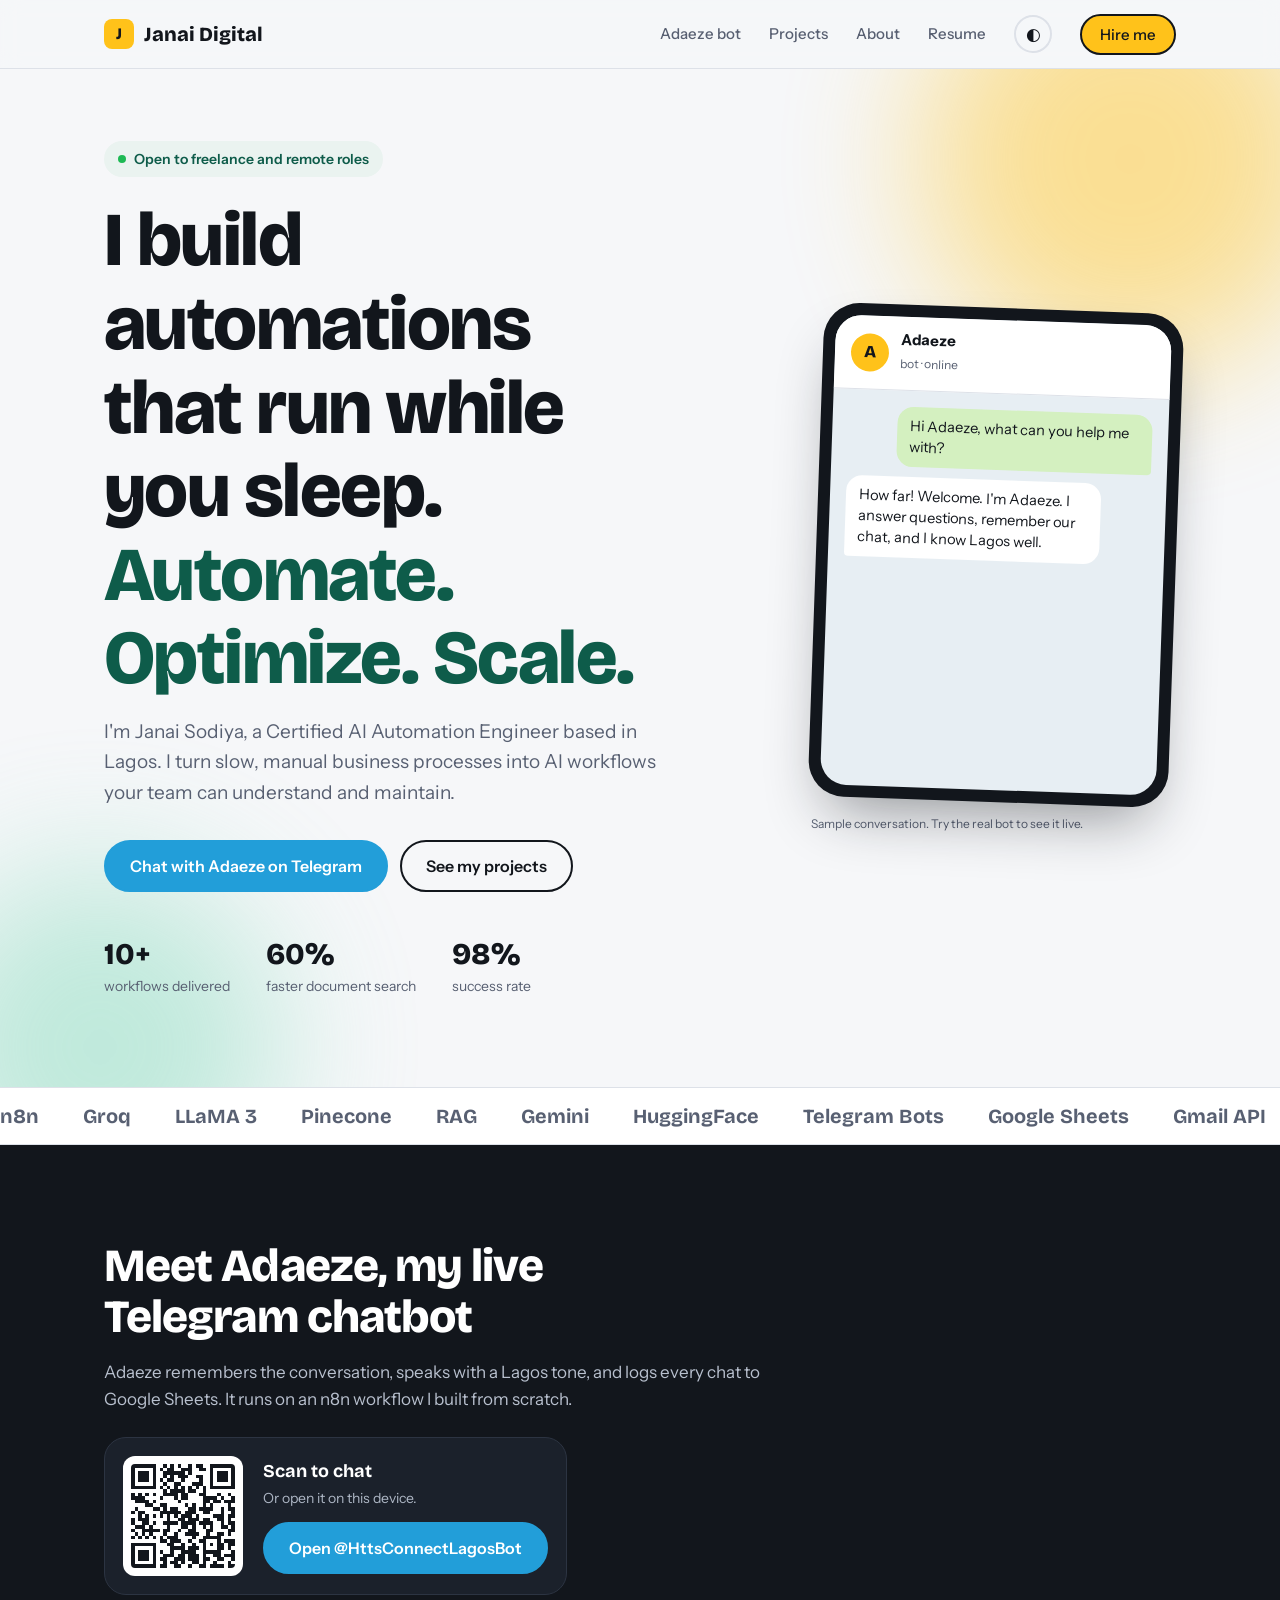
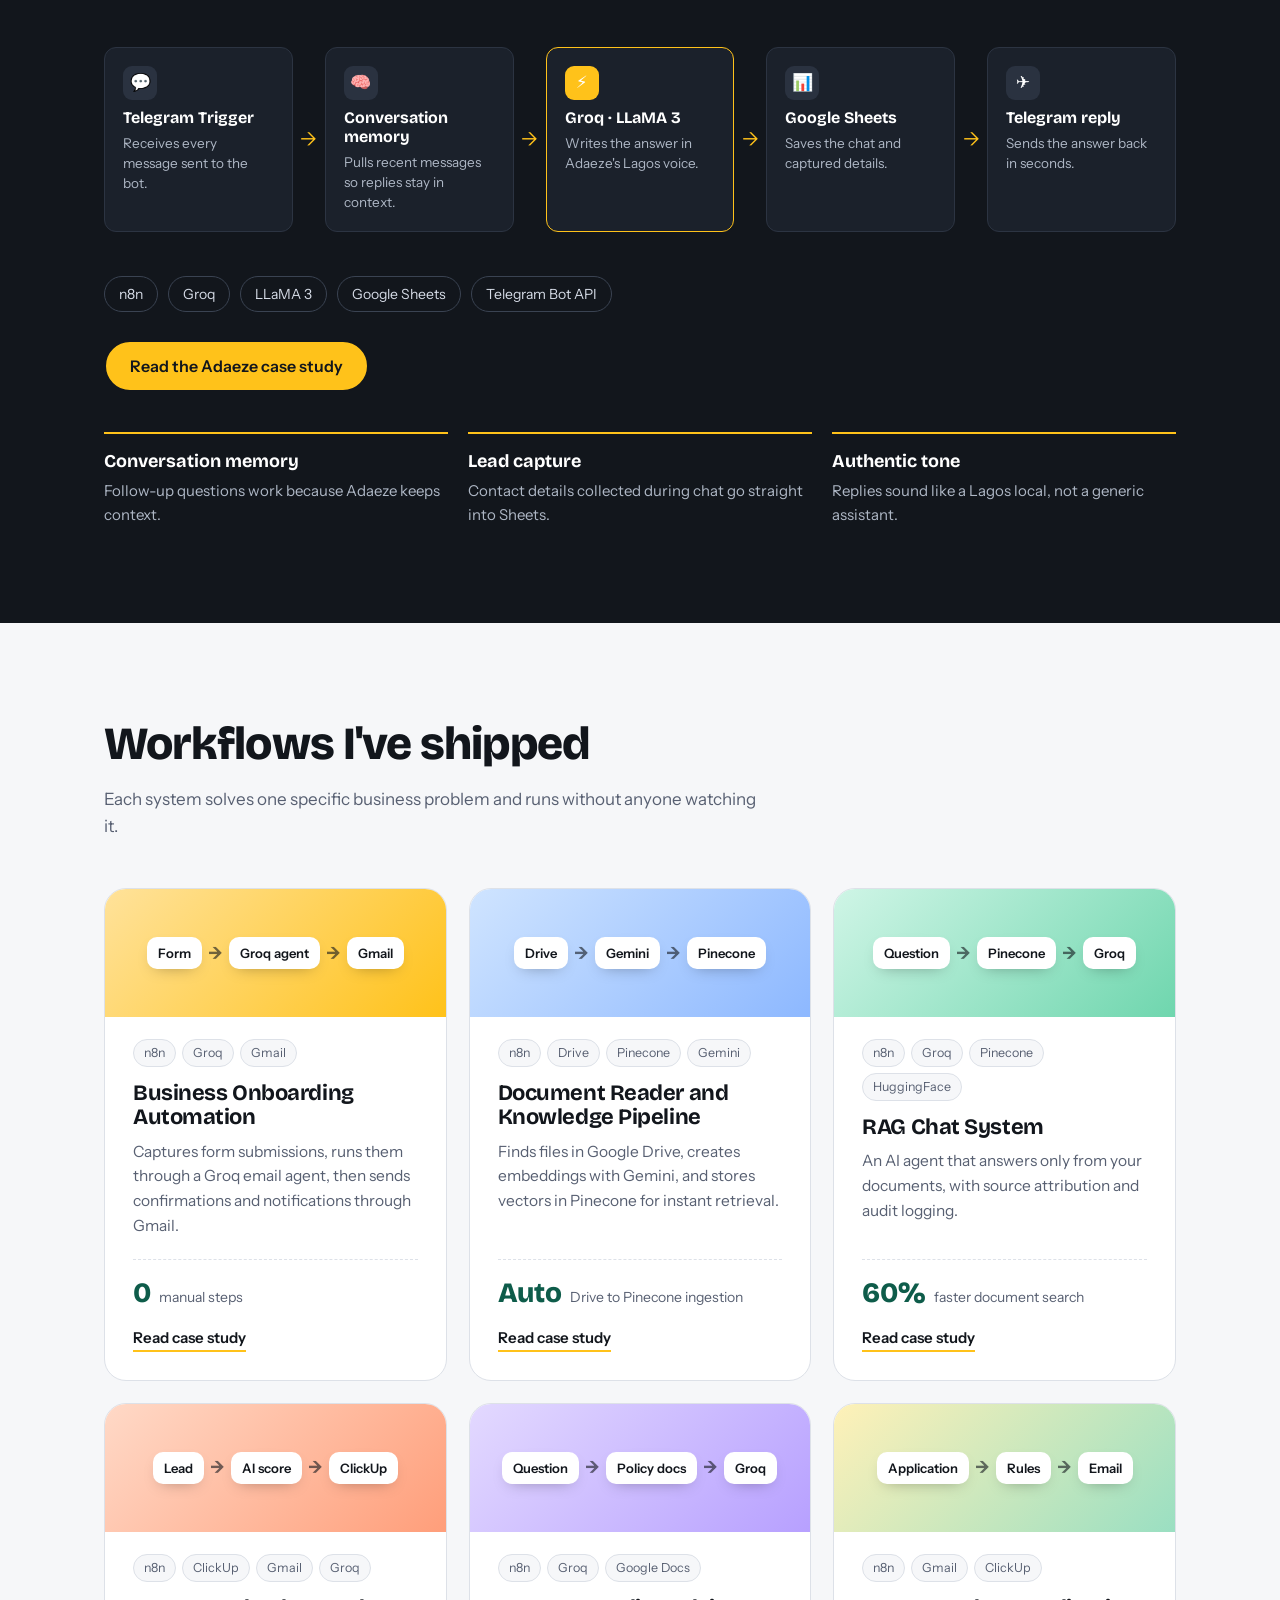
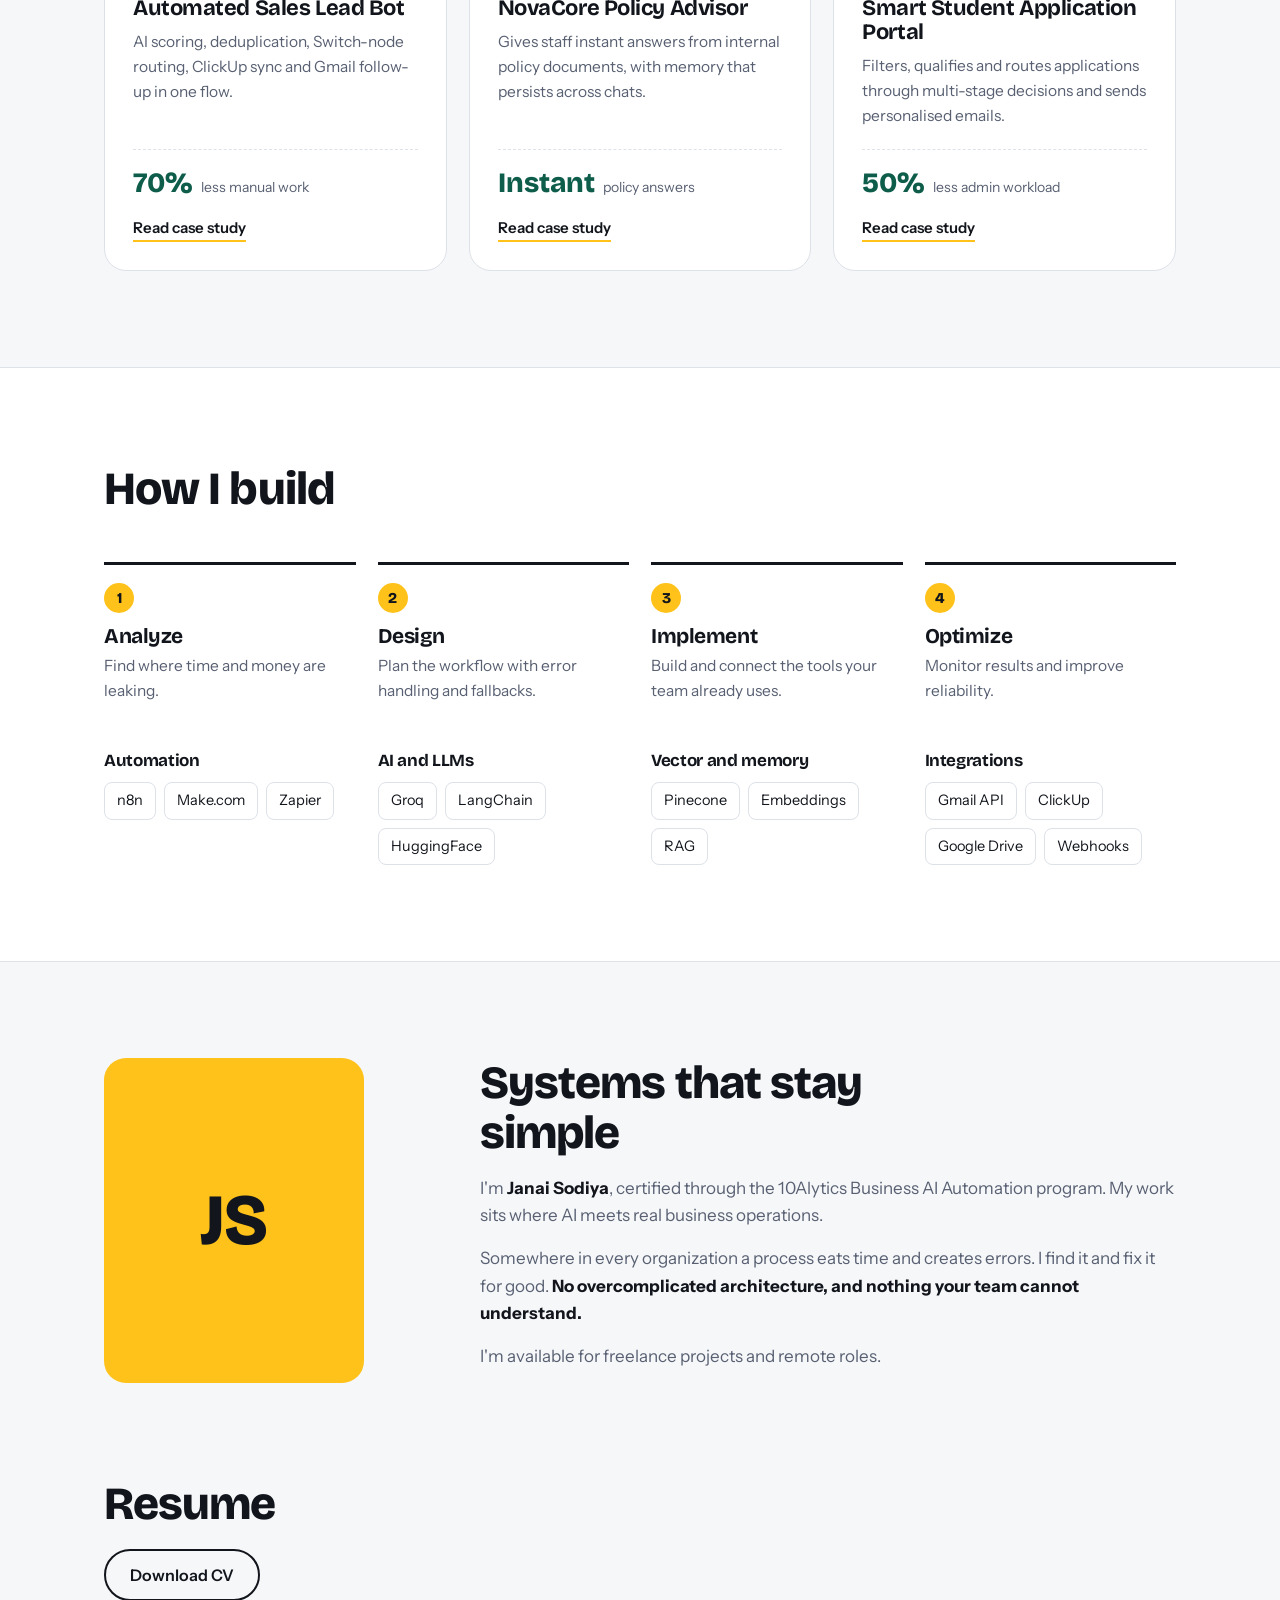
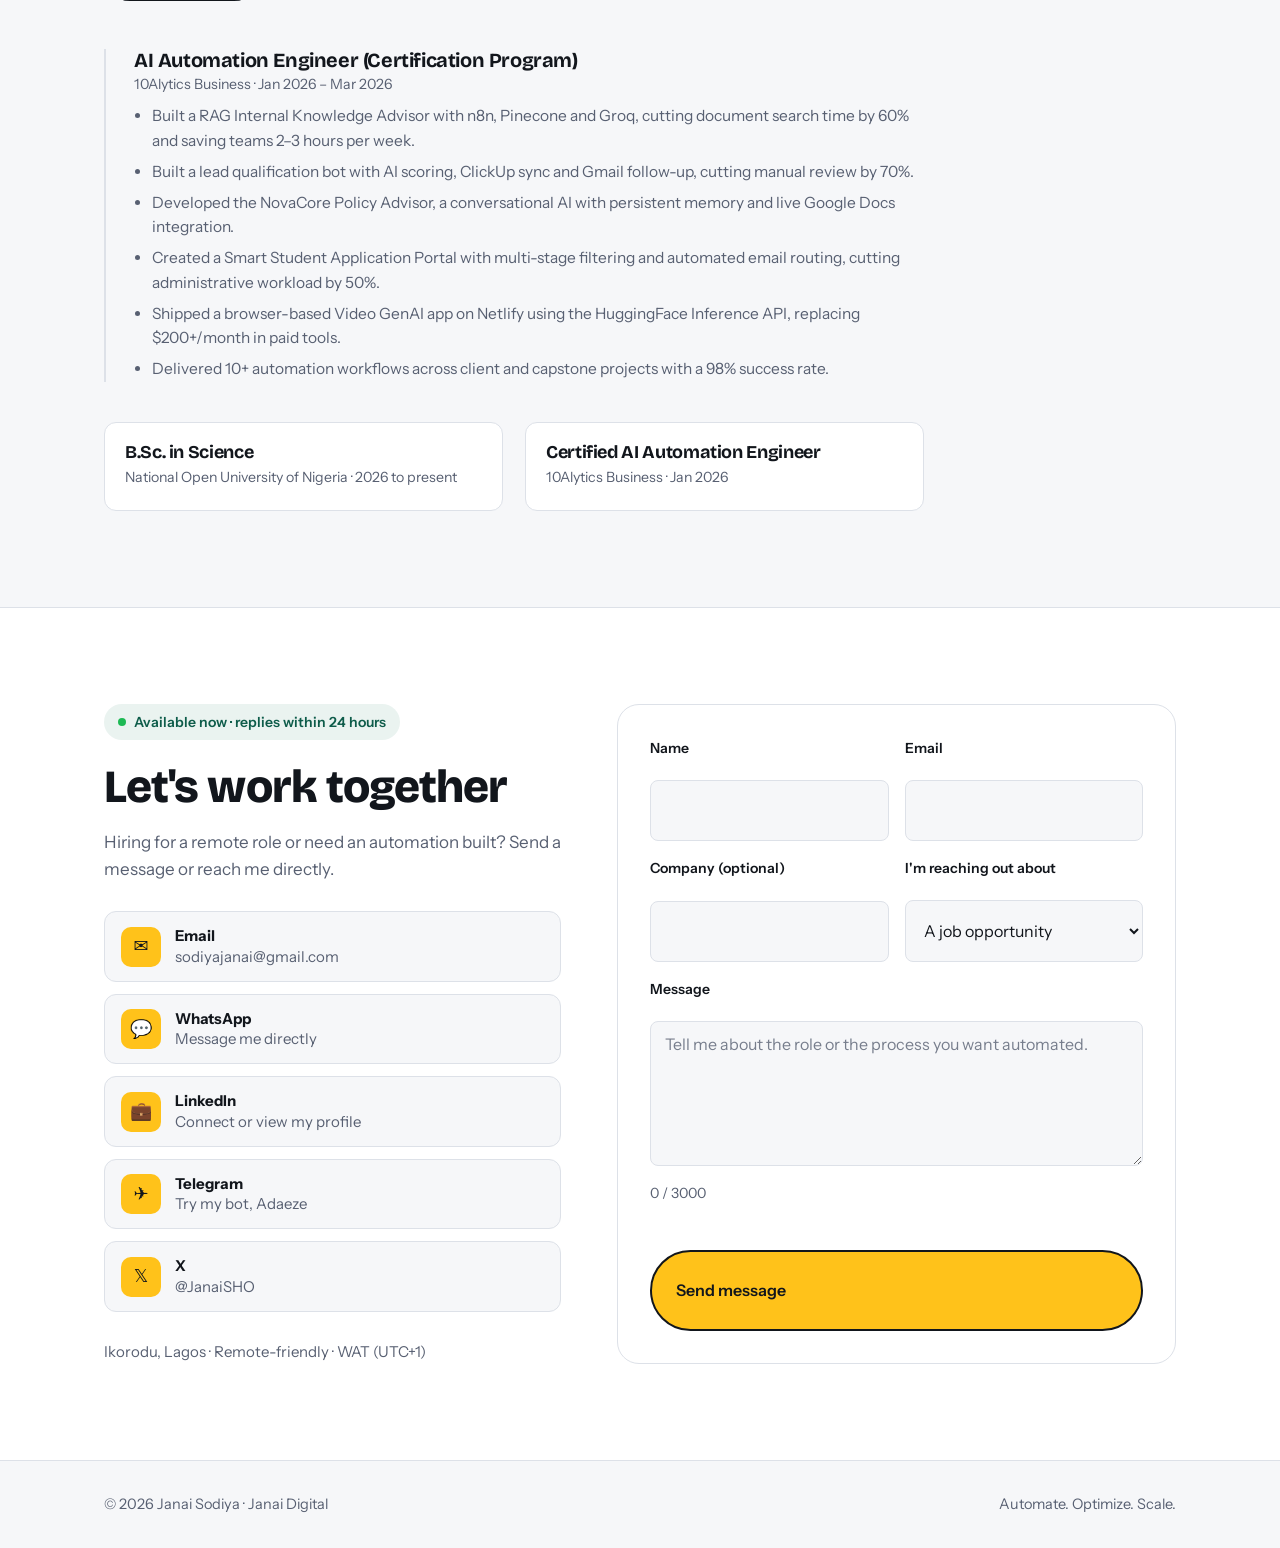
<file: index.html>
<!DOCTYPE html>
<html lang="en">
<head>
<meta charset="utf-8">
<meta name="viewport" content="width=device-width, initial-scale=1">
<title>Janai Sodiya | AI Automation Engineer</title>
<meta name="description" content="Certified AI Automation Engineer in Lagos. I build n8n, RAG and chatbot systems that run without supervision.">
<meta property="og:title" content="Janai Sodiya | AI Automation Engineer">
<meta property="og:description" content="Automate. Optimize. Scale. n8n, Groq, RAG and Telegram bots built for real businesses.">
<link rel="icon" href="data:image/svg+xml,<svg xmlns='http://www.w3.org/2000/svg' viewBox='0 0 100 100'><rect width='100' height='100' rx='22' fill='%23FFC21A'/><text x='50' y='68' font-size='58' font-family='Arial' font-weight='700' text-anchor='middle' fill='%2312161C'>J</text></svg>">
<link rel="preconnect" href="https://fonts.googleapis.com">
<link rel="preconnect" href="https://fonts.gstatic.com" crossorigin>
<link href="https://fonts.googleapis.com/css2?family=Bricolage+Grotesque:opsz,wght@12..96,500;12..96,700;12..96,800&family=Instrument+Sans:wght@400;500;600&display=swap" rel="stylesheet">
<link rel="stylesheet" href="style.css">
<script src="theme.js"></script>
<meta name="theme-color" content="#FFC21A">
<script type="application/ld+json">{"@context":"https://schema.org","@type":"Person","name":"Janai Sodiya","jobTitle":"AI Automation Engineer","url":"https://ai-automation-portfolio-nc9j.vercel.app/","address":{"@type":"PostalAddress","addressLocality":"Lagos","addressCountry":"NG"},"sameAs":["https://www.linkedin.com/in/janai-sodiya-5644383a7","https://x.com/JanaiSHO"]}</script>
</head>
<body>
<div class="progress" id="bar"></div>

<header>
  <nav class="wrap" aria-label="Main">
    <a class="logo" href="#top"><i>J</i>Janai Digital</a>
    <button class="menu" id="menu" aria-expanded="false" aria-controls="links">Menu</button>
    <ul class="links" id="links">
      <li><a href="#adaeze">Adaeze bot</a></li>
      <li><a href="#work">Projects</a></li>
      <li><a href="#about">About</a></li>
      <li><a href="#resume">Resume</a></li>
      <li><button class="theme" id="theme" type="button" aria-label="Switch between light and dark theme">◐</button></li>
      <li><a class="btn btn-primary" style="padding:9px 18px" href="#contact">Hire me</a></li>
    </ul>
  </nav>
</header>

<main id="top">
<!-- HERO -->
<section class="hero">
  <div class="wrap hero-grid">
    <div>
      <div class="badge">Open to freelance and remote roles</div>
      <h1>I build automations that run while you sleep.<span>Automate. Optimize. Scale.</span></h1>
      <p class="lead">I'm Janai Sodiya, a Certified AI Automation Engineer based in Lagos. I turn slow, manual business processes into AI workflows your team can understand and maintain.</p>
      <div class="cta">
        <a class="btn btn-tg" href="https://t.me/HttsConnectLagosBot" target="_blank" rel="noopener">Chat with Adaeze on Telegram</a>
        <a class="btn btn-ghost" href="#work">See my projects</a>
      </div>
      <div class="facts">
        <div><b>10+</b><small>workflows delivered</small></div>
        <div><b>60%</b><small>faster document search</small></div>
        <div><b>98%</b><small>success rate</small></div>
      </div>
    </div>
    <div>
      <div class="phone" aria-label="Sample conversation with Adaeze, my Telegram chatbot">
        <div class="screen">
          <div class="tg-top"><div class="av">A</div><div><b>Adaeze</b><small>bot · online</small></div></div>
          <div class="chat" id="chat">
            <div class="msg me">Hi Adaeze, what can you help me with?</div>
            <div class="msg bot">How far! Welcome. I'm Adaeze. I answer questions, remember our chat, and I know Lagos well.</div>
            <div class="msg me">Which area is good for a small shop?</div>
            <div class="msg bot">Tell me your budget and what you sell. I'll point you to the right area.</div>
          </div>
          <div class="chips" id="chips"><button type="button">What can you do?</button><button type="button">Do you remember me?</button><button type="button">Tips for Lagos?</button></div>
        </div>
      </div>
      <p class="note">Sample conversation. Try the real bot to see it live.</p>
    </div>
  </div>
</section>

<div class="marquee" aria-hidden="true"><div><span>n8n</span><span>Groq</span><span>LLaMA 3</span><span>Pinecone</span><span>RAG</span><span>Gemini</span><span>HuggingFace</span><span>Telegram Bots</span><span>Google Sheets</span><span>Gmail API</span><span>ClickUp</span><span>Webhooks</span><span>n8n</span><span>Groq</span><span>LLaMA 3</span><span>Pinecone</span><span>RAG</span><span>Gemini</span><span>HuggingFace</span><span>Telegram Bots</span><span>Google Sheets</span><span>Gmail API</span><span>ClickUp</span><span>Webhooks</span></div></div>

<!-- ADAEZE -->
<section class="bot-sec" id="adaeze">
  <div class="wrap">
    <div class="bot-head">
      <div>
        <h2>Meet Adaeze, my live Telegram chatbot</h2>
        <p class="lead">Adaeze remembers the conversation, speaks with a Lagos tone, and logs every chat to Google Sheets. It runs on an n8n workflow I built from scratch.</p>
      </div>
      <div class="scan"><svg class="qr" viewBox="0 0 29 29" role="img" aria-label="QR code that opens Adaeze on Telegram" shape-rendering="crispEdges"><rect width="29" height="29" fill="#fff"/><path d="M0 0h1v1h-1zM1 0h1v1h-1zM2 0h1v1h-1zM3 0h1v1h-1zM4 0h1v1h-1zM5 0h1v1h-1zM6 0h1v1h-1zM9 0h1v1h-1zM11 0h1v1h-1zM13 0h1v1h-1zM16 0h1v1h-1zM18 0h1v1h-1zM19 0h1v1h-1zM22 0h1v1h-1zM23 0h1v1h-1zM24 0h1v1h-1zM25 0h1v1h-1zM26 0h1v1h-1zM27 0h1v1h-1zM28 0h1v1h-1zM0 1h1v1h-1zM6 1h1v1h-1zM8 1h1v1h-1zM10 1h1v1h-1zM11 1h1v1h-1zM14 1h1v1h-1zM15 1h1v1h-1zM16 1h1v1h-1zM19 1h1v1h-1zM20 1h1v1h-1zM22 1h1v1h-1zM28 1h1v1h-1zM0 2h1v1h-1zM2 2h1v1h-1zM3 2h1v1h-1zM4 2h1v1h-1zM6 2h1v1h-1zM9 2h1v1h-1zM10 2h1v1h-1zM11 2h1v1h-1zM12 2h1v1h-1zM13 2h1v1h-1zM14 2h1v1h-1zM16 2h1v1h-1zM22 2h1v1h-1zM24 2h1v1h-1zM25 2h1v1h-1zM26 2h1v1h-1zM28 2h1v1h-1zM0 3h1v1h-1zM2 3h1v1h-1zM3 3h1v1h-1zM4 3h1v1h-1zM6 3h1v1h-1zM9 3h1v1h-1zM11 3h1v1h-1zM13 3h1v1h-1zM14 3h1v1h-1zM15 3h1v1h-1zM18 3h1v1h-1zM19 3h1v1h-1zM22 3h1v1h-1zM24 3h1v1h-1zM25 3h1v1h-1zM26 3h1v1h-1zM28 3h1v1h-1zM0 4h1v1h-1zM2 4h1v1h-1zM3 4h1v1h-1zM4 4h1v1h-1zM6 4h1v1h-1zM8 4h1v1h-1zM10 4h1v1h-1zM11 4h1v1h-1zM14 4h1v1h-1zM19 4h1v1h-1zM22 4h1v1h-1zM24 4h1v1h-1zM25 4h1v1h-1zM26 4h1v1h-1zM28 4h1v1h-1zM0 5h1v1h-1zM6 5h1v1h-1zM9 5h1v1h-1zM12 5h1v1h-1zM13 5h1v1h-1zM17 5h1v1h-1zM18 5h1v1h-1zM19 5h1v1h-1zM22 5h1v1h-1zM28 5h1v1h-1zM0 6h1v1h-1zM1 6h1v1h-1zM2 6h1v1h-1zM3 6h1v1h-1zM4 6h1v1h-1zM5 6h1v1h-1zM6 6h1v1h-1zM8 6h1v1h-1zM10 6h1v1h-1zM12 6h1v1h-1zM14 6h1v1h-1zM16 6h1v1h-1zM18 6h1v1h-1zM20 6h1v1h-1zM22 6h1v1h-1zM23 6h1v1h-1zM24 6h1v1h-1zM25 6h1v1h-1zM26 6h1v1h-1zM27 6h1v1h-1zM28 6h1v1h-1zM9 7h1v1h-1zM11 7h1v1h-1zM12 7h1v1h-1zM13 7h1v1h-1zM14 7h1v1h-1zM16 7h1v1h-1zM17 7h1v1h-1zM20 7h1v1h-1zM0 8h1v1h-1zM2 8h1v1h-1zM4 8h1v1h-1zM6 8h1v1h-1zM9 8h1v1h-1zM10 8h1v1h-1zM11 8h1v1h-1zM12 8h1v1h-1zM14 8h1v1h-1zM15 8h1v1h-1zM19 8h1v1h-1zM20 8h1v1h-1zM24 8h1v1h-1zM27 8h1v1h-1zM0 9h1v1h-1zM1 9h1v1h-1zM2 9h1v1h-1zM3 9h1v1h-1zM8 9h1v1h-1zM12 9h1v1h-1zM14 9h1v1h-1zM15 9h1v1h-1zM20 9h1v1h-1zM21 9h1v1h-1zM22 9h1v1h-1zM23 9h1v1h-1zM25 9h1v1h-1zM28 9h1v1h-1zM1 10h1v1h-1zM2 10h1v1h-1zM3 10h1v1h-1zM4 10h1v1h-1zM6 10h1v1h-1zM13 10h1v1h-1zM20 10h1v1h-1zM21 10h1v1h-1zM23 10h1v1h-1zM24 10h1v1h-1zM26 10h1v1h-1zM27 10h1v1h-1zM28 10h1v1h-1zM4 11h1v1h-1zM5 11h1v1h-1zM8 11h1v1h-1zM9 11h1v1h-1zM15 11h1v1h-1zM17 11h1v1h-1zM20 11h1v1h-1zM22 11h1v1h-1zM27 11h1v1h-1zM1 12h1v1h-1zM6 12h1v1h-1zM7 12h1v1h-1zM9 12h1v1h-1zM11 12h1v1h-1zM12 12h1v1h-1zM16 12h1v1h-1zM17 12h1v1h-1zM19 12h1v1h-1zM20 12h1v1h-1zM21 12h1v1h-1zM22 12h1v1h-1zM25 12h1v1h-1zM27 12h1v1h-1zM28 12h1v1h-1zM0 13h1v1h-1zM2 13h1v1h-1zM3 13h1v1h-1zM8 13h1v1h-1zM9 13h1v1h-1zM10 13h1v1h-1zM11 13h1v1h-1zM12 13h1v1h-1zM13 13h1v1h-1zM15 13h1v1h-1zM16 13h1v1h-1zM17 13h1v1h-1zM20 13h1v1h-1zM21 13h1v1h-1zM25 13h1v1h-1zM28 13h1v1h-1zM2 14h1v1h-1zM4 14h1v1h-1zM6 14h1v1h-1zM8 14h1v1h-1zM10 14h1v1h-1zM12 14h1v1h-1zM14 14h1v1h-1zM15 14h1v1h-1zM16 14h1v1h-1zM18 14h1v1h-1zM23 14h1v1h-1zM24 14h1v1h-1zM25 14h1v1h-1zM27 14h1v1h-1zM28 14h1v1h-1zM0 15h1v1h-1zM2 15h1v1h-1zM3 15h1v1h-1zM4 15h1v1h-1zM10 15h1v1h-1zM13 15h1v1h-1zM14 15h1v1h-1zM16 15h1v1h-1zM17 15h1v1h-1zM18 15h1v1h-1zM20 15h1v1h-1zM21 15h1v1h-1zM24 15h1v1h-1zM25 15h1v1h-1zM27 15h1v1h-1zM0 16h1v1h-1zM3 16h1v1h-1zM4 16h1v1h-1zM6 16h1v1h-1zM9 16h1v1h-1zM10 16h1v1h-1zM11 16h1v1h-1zM12 16h1v1h-1zM14 16h1v1h-1zM15 16h1v1h-1zM16 16h1v1h-1zM17 16h1v1h-1zM19 16h1v1h-1zM20 16h1v1h-1zM21 16h1v1h-1zM22 16h1v1h-1zM25 16h1v1h-1zM27 16h1v1h-1zM28 16h1v1h-1zM1 17h1v1h-1zM2 17h1v1h-1zM3 17h1v1h-1zM5 17h1v1h-1zM10 17h1v1h-1zM14 17h1v1h-1zM15 17h1v1h-1zM17 17h1v1h-1zM20 17h1v1h-1zM22 17h1v1h-1zM25 17h1v1h-1zM26 17h1v1h-1zM28 17h1v1h-1zM0 18h1v1h-1zM3 18h1v1h-1zM4 18h1v1h-1zM5 18h1v1h-1zM6 18h1v1h-1zM7 18h1v1h-1zM9 18h1v1h-1zM10 18h1v1h-1zM13 18h1v1h-1zM16 18h1v1h-1zM17 18h1v1h-1zM21 18h1v1h-1zM22 18h1v1h-1zM27 18h1v1h-1zM28 18h1v1h-1zM1 19h1v1h-1zM3 19h1v1h-1zM5 19h1v1h-1zM9 19h1v1h-1zM12 19h1v1h-1zM15 19h1v1h-1zM16 19h1v1h-1zM17 19h1v1h-1zM18 19h1v1h-1zM21 19h1v1h-1zM24 19h1v1h-1zM25 19h1v1h-1zM27 19h1v1h-1zM0 20h1v1h-1zM2 20h1v1h-1zM4 20h1v1h-1zM6 20h1v1h-1zM8 20h1v1h-1zM10 20h1v1h-1zM11 20h1v1h-1zM12 20h1v1h-1zM17 20h1v1h-1zM20 20h1v1h-1zM21 20h1v1h-1zM22 20h1v1h-1zM23 20h1v1h-1zM24 20h1v1h-1zM8 21h1v1h-1zM9 21h1v1h-1zM11 21h1v1h-1zM12 21h1v1h-1zM13 21h1v1h-1zM16 21h1v1h-1zM19 21h1v1h-1zM20 21h1v1h-1zM24 21h1v1h-1zM26 21h1v1h-1zM27 21h1v1h-1zM28 21h1v1h-1zM0 22h1v1h-1zM1 22h1v1h-1zM2 22h1v1h-1zM3 22h1v1h-1zM4 22h1v1h-1zM5 22h1v1h-1zM6 22h1v1h-1zM10 22h1v1h-1zM11 22h1v1h-1zM14 22h1v1h-1zM17 22h1v1h-1zM20 22h1v1h-1zM22 22h1v1h-1zM24 22h1v1h-1zM25 22h1v1h-1zM27 22h1v1h-1zM28 22h1v1h-1zM0 23h1v1h-1zM6 23h1v1h-1zM11 23h1v1h-1zM12 23h1v1h-1zM13 23h1v1h-1zM14 23h1v1h-1zM16 23h1v1h-1zM17 23h1v1h-1zM18 23h1v1h-1zM20 23h1v1h-1zM24 23h1v1h-1zM25 23h1v1h-1zM27 23h1v1h-1zM0 24h1v1h-1zM2 24h1v1h-1zM3 24h1v1h-1zM4 24h1v1h-1zM6 24h1v1h-1zM8 24h1v1h-1zM11 24h1v1h-1zM14 24h1v1h-1zM15 24h1v1h-1zM16 24h1v1h-1zM17 24h1v1h-1zM20 24h1v1h-1zM21 24h1v1h-1zM22 24h1v1h-1zM23 24h1v1h-1zM24 24h1v1h-1zM28 24h1v1h-1zM0 25h1v1h-1zM2 25h1v1h-1zM3 25h1v1h-1zM4 25h1v1h-1zM6 25h1v1h-1zM9 25h1v1h-1zM10 25h1v1h-1zM11 25h1v1h-1zM13 25h1v1h-1zM14 25h1v1h-1zM16 25h1v1h-1zM17 25h1v1h-1zM18 25h1v1h-1zM20 25h1v1h-1zM23 25h1v1h-1zM24 25h1v1h-1zM26 25h1v1h-1zM27 25h1v1h-1zM28 25h1v1h-1zM0 26h1v1h-1zM2 26h1v1h-1zM3 26h1v1h-1zM4 26h1v1h-1zM6 26h1v1h-1zM8 26h1v1h-1zM9 26h1v1h-1zM12 26h1v1h-1zM13 26h1v1h-1zM14 26h1v1h-1zM16 26h1v1h-1zM17 26h1v1h-1zM18 26h1v1h-1zM20 26h1v1h-1zM21 26h1v1h-1zM24 26h1v1h-1zM25 26h1v1h-1zM28 26h1v1h-1zM0 27h1v1h-1zM6 27h1v1h-1zM9 27h1v1h-1zM11 27h1v1h-1zM12 27h1v1h-1zM14 27h1v1h-1zM17 27h1v1h-1zM18 27h1v1h-1zM20 27h1v1h-1zM23 27h1v1h-1zM27 27h1v1h-1zM0 28h1v1h-1zM1 28h1v1h-1zM2 28h1v1h-1zM3 28h1v1h-1zM4 28h1v1h-1zM5 28h1v1h-1zM6 28h1v1h-1zM8 28h1v1h-1zM9 28h1v1h-1zM12 28h1v1h-1zM13 28h1v1h-1zM16 28h1v1h-1zM19 28h1v1h-1zM20 28h1v1h-1zM22 28h1v1h-1zM23 28h1v1h-1zM24 28h1v1h-1zM25 28h1v1h-1zM27 28h1v1h-1zM28 28h1v1h-1z" fill="#12161C"/></svg><div><b>Scan to chat</b><p>Or open it on this device.</p><a class="btn btn-tg" href="https://t.me/HttsConnectLagosBot" target="_blank" rel="noopener">Open @HttsConnectLagosBot</a></div></div>
    </div>

    <div class="flow" role="list" aria-label="Adaeze n8n workflow">
      <div class="node" role="listitem"><div class="ic">💬</div><b>Telegram Trigger</b><p>Receives every message sent to the bot.</p></div>
      <div class="arrow" aria-hidden="true">→</div>
      <div class="node" role="listitem"><div class="ic">🧠</div><b>Conversation memory</b><p>Pulls recent messages so replies stay in context.</p></div>
      <div class="arrow" aria-hidden="true">→</div>
      <div class="node hot" role="listitem"><div class="ic">⚡</div><b>Groq · LLaMA 3</b><p>Writes the answer in Adaeze's Lagos voice.</p></div>
      <div class="arrow" aria-hidden="true">→</div>
      <div class="node" role="listitem"><div class="ic">📊</div><b>Google Sheets</b><p>Saves the chat and captured details.</p></div>
      <div class="arrow" aria-hidden="true">→</div>
      <div class="node" role="listitem"><div class="ic">✈️</div><b>Telegram reply</b><p>Sends the answer back in seconds.</p></div>
    </div>

    <div class="stack"><span class="pill">n8n</span><span class="pill">Groq</span><span class="pill">LLaMA 3</span><span class="pill">Google Sheets</span><span class="pill">Telegram Bot API</span></div>
    <p style="margin-top:28px"><a class="btn btn-primary" href="case-study.html#adaeze">Read the Adaeze case study</a></p>

    <div class="feat">
      <div><b>Conversation memory</b><p>Follow-up questions work because Adaeze keeps context.</p></div>
      <div><b>Lead capture</b><p>Contact details collected during chat go straight into Sheets.</p></div>
      <div><b>Authentic tone</b><p>Replies sound like a Lagos local, not a generic assistant.</p></div>
    </div>
  </div>
</section>

<!-- PROJECTS -->
<section id="work">
  <div class="wrap">
    <h2>Workflows I've shipped</h2>
    <p class="lead">Each system solves one specific business problem and runs without anyone watching it.</p>
    <div class="grid">
      <article class="proj"><div class="cover c1" aria-hidden="true"><span>Form</span><i>→</i><span>Groq agent</span><i>→</i><span>Gmail</span></div><div class="tag"><span>n8n</span><span>Groq</span><span>Gmail</span></div><h3>Business Onboarding Automation</h3><p>Captures form submissions, runs them through a Groq email agent, then sends confirmations and notifications through Gmail.</p><div class="metric"><b>0</b><small>manual steps</small></div><a class="more" href="case-study.html#onboarding">Read case study</a></article>
      <article class="proj"><div class="cover c2" aria-hidden="true"><span>Drive</span><i>→</i><span>Gemini</span><i>→</i><span>Pinecone</span></div><div class="tag"><span>n8n</span><span>Drive</span><span>Pinecone</span><span>Gemini</span></div><h3>Document Reader and Knowledge Pipeline</h3><p>Finds files in Google Drive, creates embeddings with Gemini, and stores vectors in Pinecone for instant retrieval.</p><div class="metric"><b>Auto</b><small>Drive to Pinecone ingestion</small></div><a class="more" href="case-study.html#knowledge-pipeline">Read case study</a></article>
      <article class="proj"><div class="cover c3" aria-hidden="true"><span>Question</span><i>→</i><span>Pinecone</span><i>→</i><span>Groq</span></div><div class="tag"><span>n8n</span><span>Groq</span><span>Pinecone</span><span>HuggingFace</span></div><h3>RAG Chat System</h3><p>An AI agent that answers only from your documents, with source attribution and audit logging.</p><div class="metric"><b>60%</b><small>faster document search</small></div><a class="more" href="case-study.html#rag-chat">Read case study</a></article>
      <article class="proj"><div class="cover c4" aria-hidden="true"><span>Lead</span><i>→</i><span>AI score</span><i>→</i><span>ClickUp</span></div><div class="tag"><span>n8n</span><span>ClickUp</span><span>Gmail</span><span>Groq</span></div><h3>Automated Sales Lead Bot</h3><p>AI scoring, deduplication, Switch-node routing, ClickUp sync and Gmail follow-up in one flow.</p><div class="metric"><b>70%</b><small>less manual work</small></div><a class="more" href="case-study.html#sales-lead-bot">Read case study</a></article>
      <article class="proj"><div class="cover c5" aria-hidden="true"><span>Question</span><i>→</i><span>Policy docs</span><i>→</i><span>Groq</span></div><div class="tag"><span>n8n</span><span>Groq</span><span>Google Docs</span></div><h3>NovaCore Policy Advisor</h3><p>Gives staff instant answers from internal policy documents, with memory that persists across chats.</p><div class="metric"><b>Instant</b><small>policy answers</small></div><a class="more" href="case-study.html#novacore">Read case study</a></article>
      <article class="proj"><div class="cover c6" aria-hidden="true"><span>Application</span><i>→</i><span>Rules</span><i>→</i><span>Email</span></div><div class="tag"><span>n8n</span><span>Gmail</span><span>ClickUp</span></div><h3>Smart Student Application Portal</h3><p>Filters, qualifies and routes applications through multi-stage decisions and sends personalised emails.</p><div class="metric"><b>50%</b><small>less admin workload</small></div><a class="more" href="case-study.html#student-portal">Read case study</a></article>
    </div>
  </div>
</section>

<!-- PROCESS + STACK -->
<section style="background:var(--card);border-block:1px solid var(--line)">
  <div class="wrap">
    <h2>How I build</h2>
    <div class="steps">
      <div class="step"><h3>Analyze</h3><p>Find where time and money are leaking.</p></div>
      <div class="step"><h3>Design</h3><p>Plan the workflow with error handling and fallbacks.</p></div>
      <div class="step"><h3>Implement</h3><p>Build and connect the tools your team already uses.</p></div>
      <div class="step"><h3>Optimize</h3><p>Monitor results and improve reliability.</p></div>
    </div>
    <div class="skills">
      <div class="skill"><h3>Automation</h3><ul><li>n8n</li><li>Make.com</li><li>Zapier</li></ul></div>
      <div class="skill"><h3>AI and LLMs</h3><ul><li>Groq</li><li>LangChain</li><li>HuggingFace</li></ul></div>
      <div class="skill"><h3>Vector and memory</h3><ul><li>Pinecone</li><li>Embeddings</li><li>RAG</li></ul></div>
      <div class="skill"><h3>Integrations</h3><ul><li>Gmail API</li><li>ClickUp</li><li>Google Drive</li><li>Webhooks</li></ul></div>
    </div>
  </div>
</section>

<!-- ABOUT -->
<section id="about">
  <div class="wrap about">
    <img src="https://d2xsxph8kpxj0f.cloudfront.net/310519663491590945/HbQUKUvffverKHTV6JQUpt/janai-headshot-original_ac848b3c.png" alt="Portrait of Janai Sodiya" width="320" height="400" loading="lazy" onerror="this.replaceWith(Object.assign(document.createElement('div'),{className:'ph',textContent:'JS',role:'img',ariaLabel:'Janai Sodiya'}))">
    <div>
      <h2>Systems that stay simple</h2>
      <p>I'm <strong>Janai Sodiya</strong>, certified through the 10Alytics Business AI Automation program. My work sits where AI meets real business operations.</p>
      <p>Somewhere in every organization a process eats time and creates errors. I find it and fix it for good. <strong>No overcomplicated architecture, and nothing your team cannot understand.</strong></p>
      <p>I'm available for freelance projects and remote roles.</p>
    </div>
  </div>
</section>

<!-- RESUME -->
<section id="resume" style="padding-top:0">
  <div class="wrap">
    <h2>Resume</h2>
    <div class="cta" style="margin-top:20px"><a class="btn btn-ghost" href="/Janai-Sodiya-CV.pdf" download>Download CV</a></div>
    <div class="tl">
      <div>
        <h3>AI Automation Engineer (Certification Program)</h3>
        <small>10Alytics Business · Jan 2026 – Mar 2026</small>
        <ul>
          <li>Built a RAG Internal Knowledge Advisor with n8n, Pinecone and Groq, cutting document search time by 60% and saving teams 2–3 hours per week.</li>
          <li>Built a lead qualification bot with AI scoring, ClickUp sync and Gmail follow-up, cutting manual review by 70%.</li>
          <li>Developed the NovaCore Policy Advisor, a conversational AI with persistent memory and live Google Docs integration.</li>
          <li>Created a Smart Student Application Portal with multi-stage filtering and automated email routing, cutting administrative workload by 50%.</li>
          <li>Shipped a browser-based Video GenAI app on Netlify using the HuggingFace Inference API, replacing $200+/month in paid tools.</li>
          <li>Delivered 10+ automation workflows across client and capstone projects with a 98% success rate.</li>
        </ul>
      </div>
    </div>
    <div class="edu">
      <div><h3 style="font-size:18px">B.Sc. in Science</h3><small>National Open University of Nigeria · 2026 to present</small></div>
      <div><h3 style="font-size:18px">Certified AI Automation Engineer</h3><small>10Alytics Business · Jan 2026</small></div>
    </div>
  </div>
</section>

<!-- CONTACT -->
<section id="contact" style="background:var(--card);border-top:1px solid var(--line)">
  <div class="wrap contact">
    <div>
      <div class="badge">Available now · replies within 24 hours</div>
      <h2>Let's work together</h2>
      <p class="lead">Hiring for a remote role or need an automation built? Send a message or reach me directly.</p>
      <div class="reach">
        <a href="mailto:sodiyajanai@gmail.com"><i>✉️</i><span><b>Email</b>sodiyajanai@gmail.com</span></a>
        <a id="wa" href="#" target="_blank" rel="noopener"><i>💬</i><span><b>WhatsApp</b>Message me directly</span></a>
        <a href="https://www.linkedin.com/in/janai-sodiya-5644383a7" target="_blank" rel="noopener"><i>💼</i><span><b>LinkedIn</b>Connect or view my profile</span></a>
        <a href="https://t.me/HttsConnectLagosBot" target="_blank" rel="noopener"><i>✈️</i><span><b>Telegram</b>Try my bot, Adaeze</span></a>
        <a href="https://x.com/JanaiSHO" target="_blank" rel="noopener"><i>𝕏</i><span><b>X</b>@JanaiSHO</span></a>
      </div>
      <p class="lead" style="font-size:15px">Ikorodu, Lagos · Remote-friendly · WAT (UTC+1)</p>
    </div>
    <form id="form" novalidate>
      <input type="text" name="website" tabindex="-1" autocomplete="off" style="display:none" aria-hidden="true">
      <div class="two">
        <label>Name<input name="name" required minlength="2" maxlength="80" autocomplete="name"></label>
        <label>Email<input type="email" name="email" required autocomplete="email"></label>
      </div>
      <div class="two">
        <label>Company (optional)<input name="company" maxlength="100" autocomplete="organization"></label>
        <label>I'm reaching out about
          <select name="reason"><option>A job opportunity</option><option>A freelance project</option><option>A collaboration</option><option>Something else</option></select>
        </label>
      </div>
      <label>Message<textarea name="message" id="msgbox" required minlength="10" maxlength="3000" placeholder="Tell me about the role or the process you want automated."></textarea></label>
      <small id="cnt" style="color:var(--muted)">0 / 3000</small>
      <button class="btn btn-primary" type="submit" id="send">Send message</button>
      <p class="ok" id="ok" role="status" aria-live="polite"></p>
    </form>
  </div>
</section>
</main>

<footer>
  <div class="wrap"><span>© <span id="yr">2026</span> Janai Sodiya · Janai Digital</span><span>Automate. Optimize. Scale.</span></div>
</footer>

<script>
// mobile menu
const menu=document.getElementById('menu'),links=document.getElementById('links');
menu.addEventListener('click',()=>{const o=links.classList.toggle('open');menu.setAttribute('aria-expanded',o)});
links.addEventListener('click',e=>{if(e.target.tagName==='A'){links.classList.remove('open');menu.setAttribute('aria-expanded',false)}});

// chat plays once on load
document.querySelectorAll('#chat .msg').forEach((m,i)=>setTimeout(()=>m.classList.add('show'),500+i*1100));

// ---- contact (posts to /api/contact, see api/contact.js)
const WHATSAPP='2349131703386'; // your number with country code, no + or spaces
const wa=document.getElementById('wa');
if(WHATSAPP.includes('X'))wa.remove();else wa.href='https://wa.me/'+WHATSAPP+'?text='+encodeURIComponent('Hi Janai, I found your portfolio.');
const form=document.getElementById('form'),ok=document.getElementById('ok'),box=document.getElementById('msgbox'),send=document.getElementById('send'),t0=Date.now();
box.addEventListener('input',()=>document.getElementById('cnt').textContent=box.value.length+' / 3000');
const say=(t,bad)=>{ok.textContent=t;ok.style.color=bad?'#D93025':'var(--green)';ok.style.display='block'};
form.addEventListener('submit',async e=>{
  e.preventDefault();
  if(!form.reportValidity())return;
  const d=Object.fromEntries(new FormData(form));d.t=Date.now()-t0;
  send.disabled=true;send.textContent='Sending...';
  try{
    const r=await fetch('/api/contact',{method:'POST',headers:{'Content-Type':'application/json'},body:JSON.stringify(d)});
    const j=await r.json().catch(()=>({}));
    if(!r.ok)throw new Error(j.error||'Could not send');
    form.reset();document.getElementById('cnt').textContent='0 / 3000';
    say("Message sent. Thank you! I'll reply within 24 hours.");
  }catch(err){say((err.message||'Could not send').replace(/\.?$/,'.')+' You can also email sodiyajanai@gmail.com directly.',true)}
  send.disabled=false;send.textContent='Send message';
});
// ---- chat demo
const chat=document.getElementById('chat'),chips=document.getElementById('chips');
const R={'What can you do?':'I answer questions, remember what we talked about, and log chats to Google Sheets. Ask me anything!','Do you remember me?':'Of course. I keep recent messages so I never ask you twice.','Tips for Lagos?':'Leave early for Third Mainland. Tell me your side of town and I will plan around the traffic.'};
const add=(t,c)=>{const m=document.createElement('div');m.className='msg '+c+' show';m.textContent=t;chat.appendChild(m);return m};
setTimeout(()=>chips.classList.add('on'),500+4*1100);
chips.querySelectorAll('button').forEach(b=>b.addEventListener('click',()=>{
  add(b.textContent,'me');const ty=add('','bot typing');ty.innerHTML='<span></span><span></span><span></span>';
  setTimeout(()=>{ty.classList.remove('typing');ty.textContent=R[b.textContent]},900);
}));
// ---- scroll progress, active nav, reveal, counters
const bar=document.getElementById('bar');
addEventListener('scroll',()=>{const h=document.documentElement;bar.style.width=(h.scrollTop/(h.scrollHeight-h.clientHeight)*100)+'%'},{passive:true});
const navA=[...document.querySelectorAll('.links a[href^="#"]')];
const so=new IntersectionObserver(es=>es.forEach(e=>{if(e.isIntersecting)navA.forEach(a=>a.classList.toggle('active',a.getAttribute('href')==='#'+e.target.id))}),{rootMargin:'-45% 0px -50% 0px'});
document.querySelectorAll('main section[id]').forEach(s=>so.observe(s));
const io=new IntersectionObserver(es=>es.forEach(e=>{if(e.isIntersecting){e.target.classList.add('in');io.unobserve(e.target);setTimeout(()=>{e.target.classList.remove('rv','in');e.target.style.transitionDelay=''},1000)}}),{threshold:.12});
document.querySelectorAll('h2,.proj,.step,.skill,.feat div,.scan,.tl>div,.edu div,.reach a,form').forEach((el,i)=>{el.classList.add('rv');el.style.transitionDelay=(i%3)*90+'ms';io.observe(el)});
if(!matchMedia('(prefers-reduced-motion: reduce)').matches)document.querySelectorAll('.facts b').forEach(b=>{
  const m=b.textContent.match(/^(\d+)(.*)$/);if(!m)return;let st;
  const run=t=>{st=st||t;const p=Math.min((t-st)/1200,1);b.textContent=Math.round(+m[1]*(1-Math.pow(1-p,3)))+m[2];if(p<1)requestAnimationFrame(run)};requestAnimationFrame(run);
});
document.getElementById('yr').textContent=new Date().getFullYear();
</script>
</body>
</html>
</file>
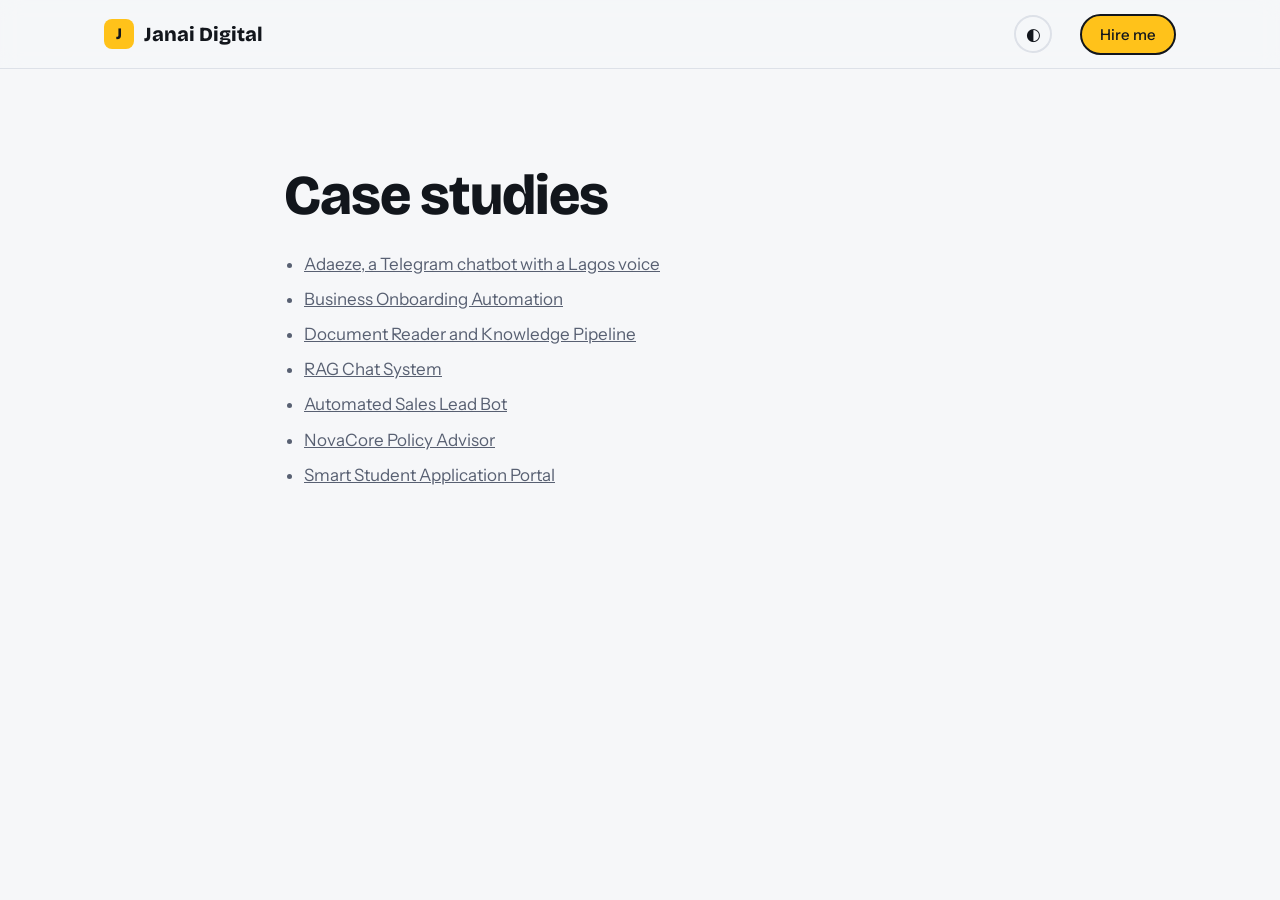
<file: case-study.html>
<!DOCTYPE html>
<html lang="en">
<head>
<meta charset="utf-8">
<meta name="viewport" content="width=device-width, initial-scale=1">
<title>Case study | Janai Sodiya</title>
<link rel="preconnect" href="https://fonts.googleapis.com">
<link rel="preconnect" href="https://fonts.gstatic.com" crossorigin>
<link href="https://fonts.googleapis.com/css2?family=Bricolage+Grotesque:opsz,wght@12..96,500;12..96,700;12..96,800&family=Instrument+Sans:wght@400;500;600&display=swap" rel="stylesheet">
<link rel="stylesheet" href="style.css">
<script src="theme.js"></script>
</head>
<body>
<header>
  <nav class="wrap" aria-label="Main">
    <a class="logo" href="index.html"><i>J</i>Janai Digital</a>
    <ul class="links" style="display:flex;position:static;flex-direction:row;padding:0;border:0;background:none">
      <li><button class="theme" id="theme" type="button" aria-label="Switch between light and dark theme">◐</button></li>
      <li><a class="btn btn-primary" style="padding:9px 18px" href="index.html#contact">Hire me</a></li>
    </ul>
  </nav>
</header>
<main><section><div class="wrap case" id="out"></div></section></main>
<script>
// Edit this object to add numbers, screenshots and detail as you gather them.
const C={
adaeze:{t:'Adaeze, a Telegram chatbot with a Lagos voice',s:'Flagship demo bot built on n8n, Groq LLaMA 3 and Google Sheets.',p:'Generic chatbots forget the conversation and sound nothing like the people they serve. I wanted a bot that keeps context and talks the way a Lagos local would.',b:['Telegram Trigger receives each message sent to @HttsConnectLagosBot.','Conversation memory keeps recent messages so follow-ups make sense.','Groq LLaMA 3 writes the reply in a culturally authentic Lagos tone.','Google Sheets stores the chat and any details captured during the conversation.','The reply goes back through Telegram.'],k:['n8n','Groq','LLaMA 3','Google Sheets','Telegram'],r:['Live','public demo you can message now'],l:'https://t.me/HttsConnectLagosBot',ll:'Chat with Adaeze'},
onboarding:{t:'Business Onboarding Automation',s:'Form submission to confirmation email with no manual steps.',p:'New client onboarding meant reading forms by hand and sending confirmations one by one.',b:['A form submission starts the workflow.','A Groq email agent processes the details.','Gmail sends the confirmation and notifies the business.'],k:['n8n','Groq','Gmail API'],r:['0','manual steps']},
'knowledge-pipeline':{t:'Document Reader and Knowledge Pipeline',s:'Turns Google Drive files into searchable vectors.',p:'Documents sat in Drive where nobody could search them by meaning.',b:['The workflow searches Google Drive and downloads files.','Google Gemini creates embeddings for each document.','Vectors are stored in Pinecone for instant retrieval.'],k:['n8n','Google Drive','Gemini','Pinecone'],r:['60%','time saved, 10+ docs per run']},
'rag-chat':{t:'RAG Chat System',s:'An AI agent that answers only from your documents.',p:'Teams lose time searching documents, and AI tools that invent answers cannot be trusted.',b:['An n8n AI Agent receives the question.','HuggingFace embeddings search the Pinecone vector store.','Groq writes an answer using only the retrieved documents, with source attribution and audit logging.'],k:['n8n','Groq','Pinecone','HuggingFace'],r:['95%+','accuracy, zero hallucinations']},
'sales-lead-bot':{t:'Automated Sales Lead Bot',s:'AI scoring and routing for incoming leads.',p:'Reviewing every incoming lead by hand took 5 to 10 minutes each.',b:['Groq AI scores each lead.','Deduplication removes repeats.','Switch nodes route leads to the right branch and sync to ClickUp.','Gmail sends follow-up and notifications.'],k:['n8n','Groq','ClickUp','Gmail API'],r:['70%','less manual work, under 60 seconds per lead']},
novacore:{t:'NovaCore Policy Advisor',s:'Instant policy answers for employees.',p:'Staff spent time hunting through internal policy documents for simple answers.',b:['An AI agent connects to the policy Google Docs.','Groq writes answers grounded in those documents.','Simple Memory keeps context across the chat.'],k:['n8n','Groq','Google Docs','Simple Memory'],r:['2-3h','saved per week, 100% document-grounded']},
'student-portal':{t:'Smart Student Application Portal',s:'Applications filtered, qualified and routed automatically.',p:'Enrollment teams were slow to respond because every application needed manual review.',b:['Applications pass through multi-stage decision nodes.','Qualified submissions get personalised emails through Gmail.','Records update automatically in ClickUp.'],k:['n8n','Gmail API','Switch node','ClickUp'],r:['<3min','response time, 50% less admin work']}
};
const el=document.getElementById('out'),id=location.hash.slice(1),c=C[id];
if(c){
  document.title=c.t+' | Janai Sodiya';
  el.innerHTML='<a class="back" href="index.html#work">Back to projects</a><h1>'+c.t+'</h1><p class="lead">'+c.s+'</p>'
  +'<img class="shot" src="screenshots/'+id+'.png" alt="Screenshot of '+c.t+'" onerror="this.remove()">'
  +'<h2>The problem</h2><p class="lead" style="margin-top:0">'+c.p+'</p>'
  +'<h2>How it works</h2><ul>'+c.b.map(x=>'<li>'+x+'</li>').join('')+'</ul>'
  +'<h2>Stack</h2><div class="tag">'+c.k.map(x=>'<span>'+x+'</span>').join('')+'</div>'
  +'<div class="big"><b>'+c.r[0].replace('<','&lt;')+'</b><span>'+c.r[1]+'</span></div>'
  +'<div class="cta">'+(c.l?'<a class="btn btn-tg" href="'+c.l+'" target="_blank" rel="noopener">'+c.ll+'</a>':'')+'<a class="btn btn-primary" href="index.html#contact">Build something like this</a></div>';
}else{
  document.title='Case studies | Janai Sodiya';
  el.innerHTML='<h1>Case studies</h1><ul style="margin-top:24px">'+Object.keys(C).map(k=>'<li><a href="#'+k+'">'+C[k].t+'</a></li>').join('')+'</ul>';
}
addEventListener('hashchange',()=>location.reload());
</script>
</body>
</html>
</file>
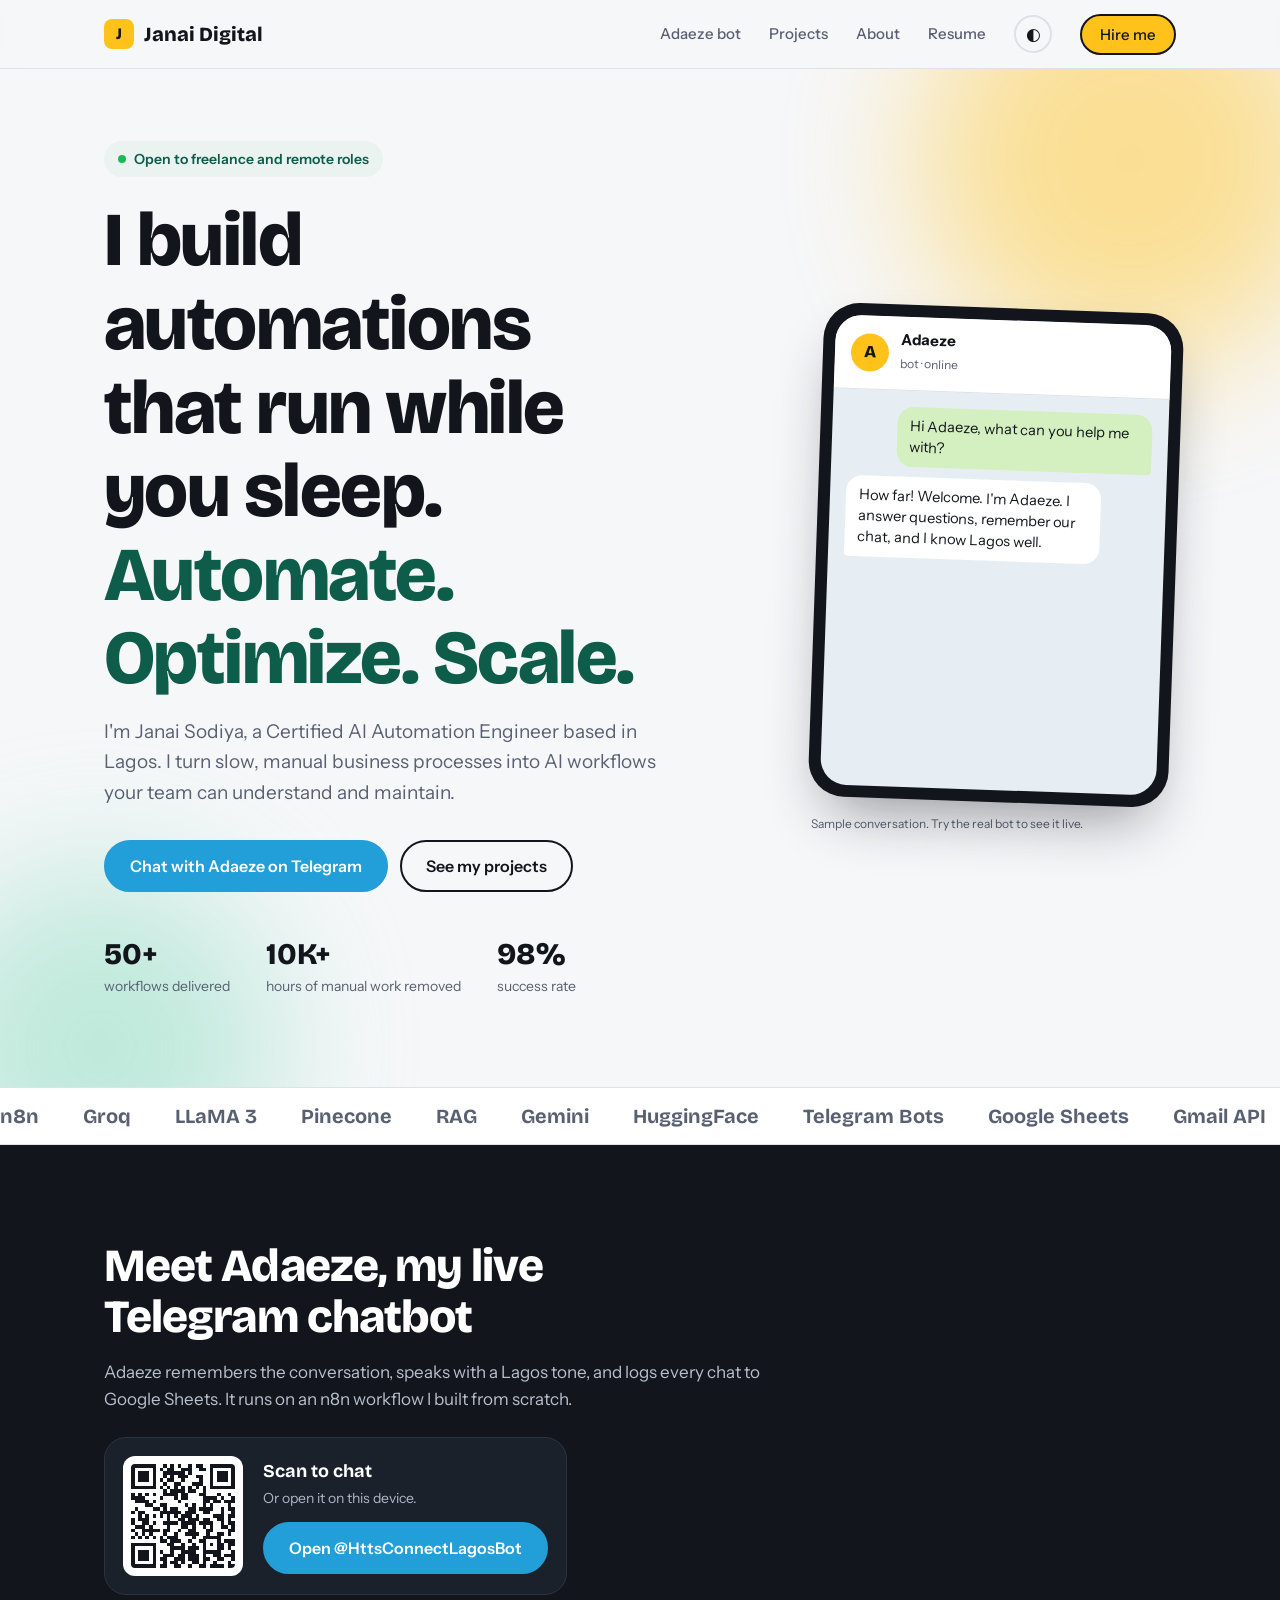
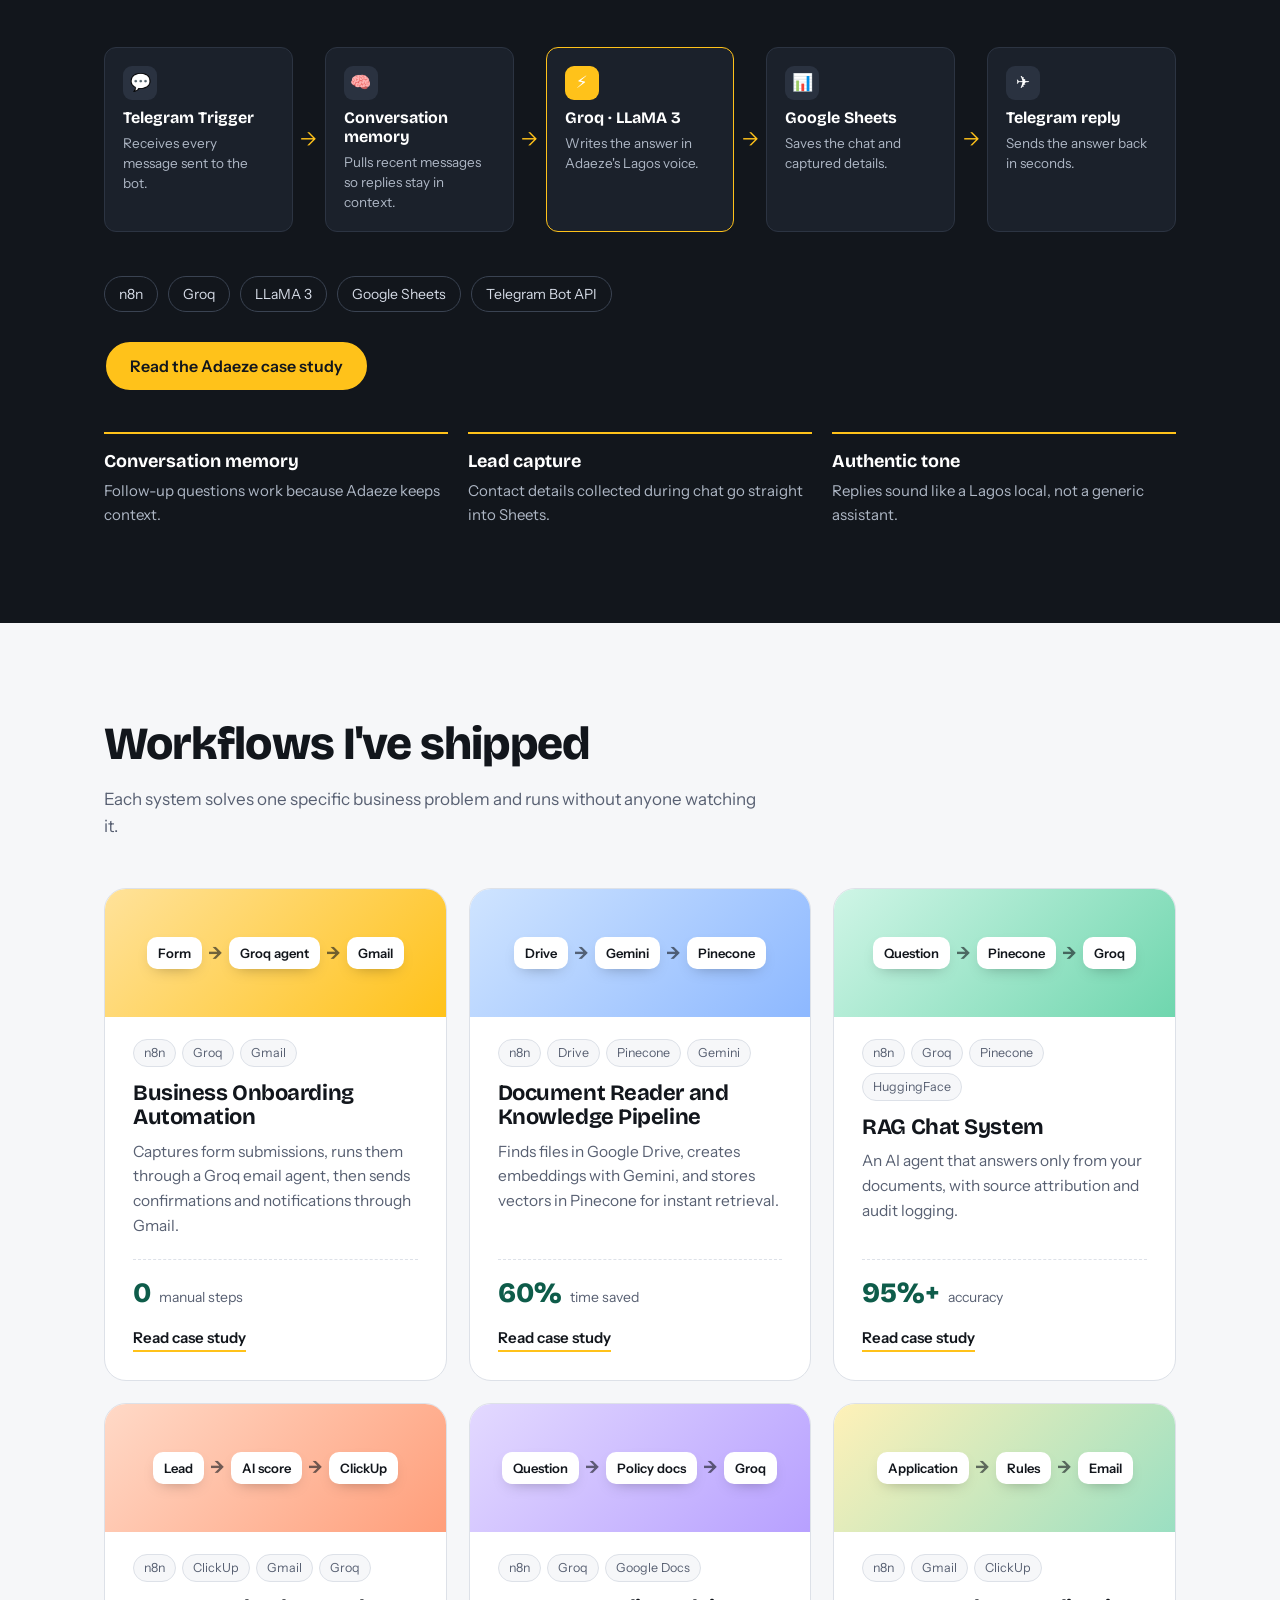
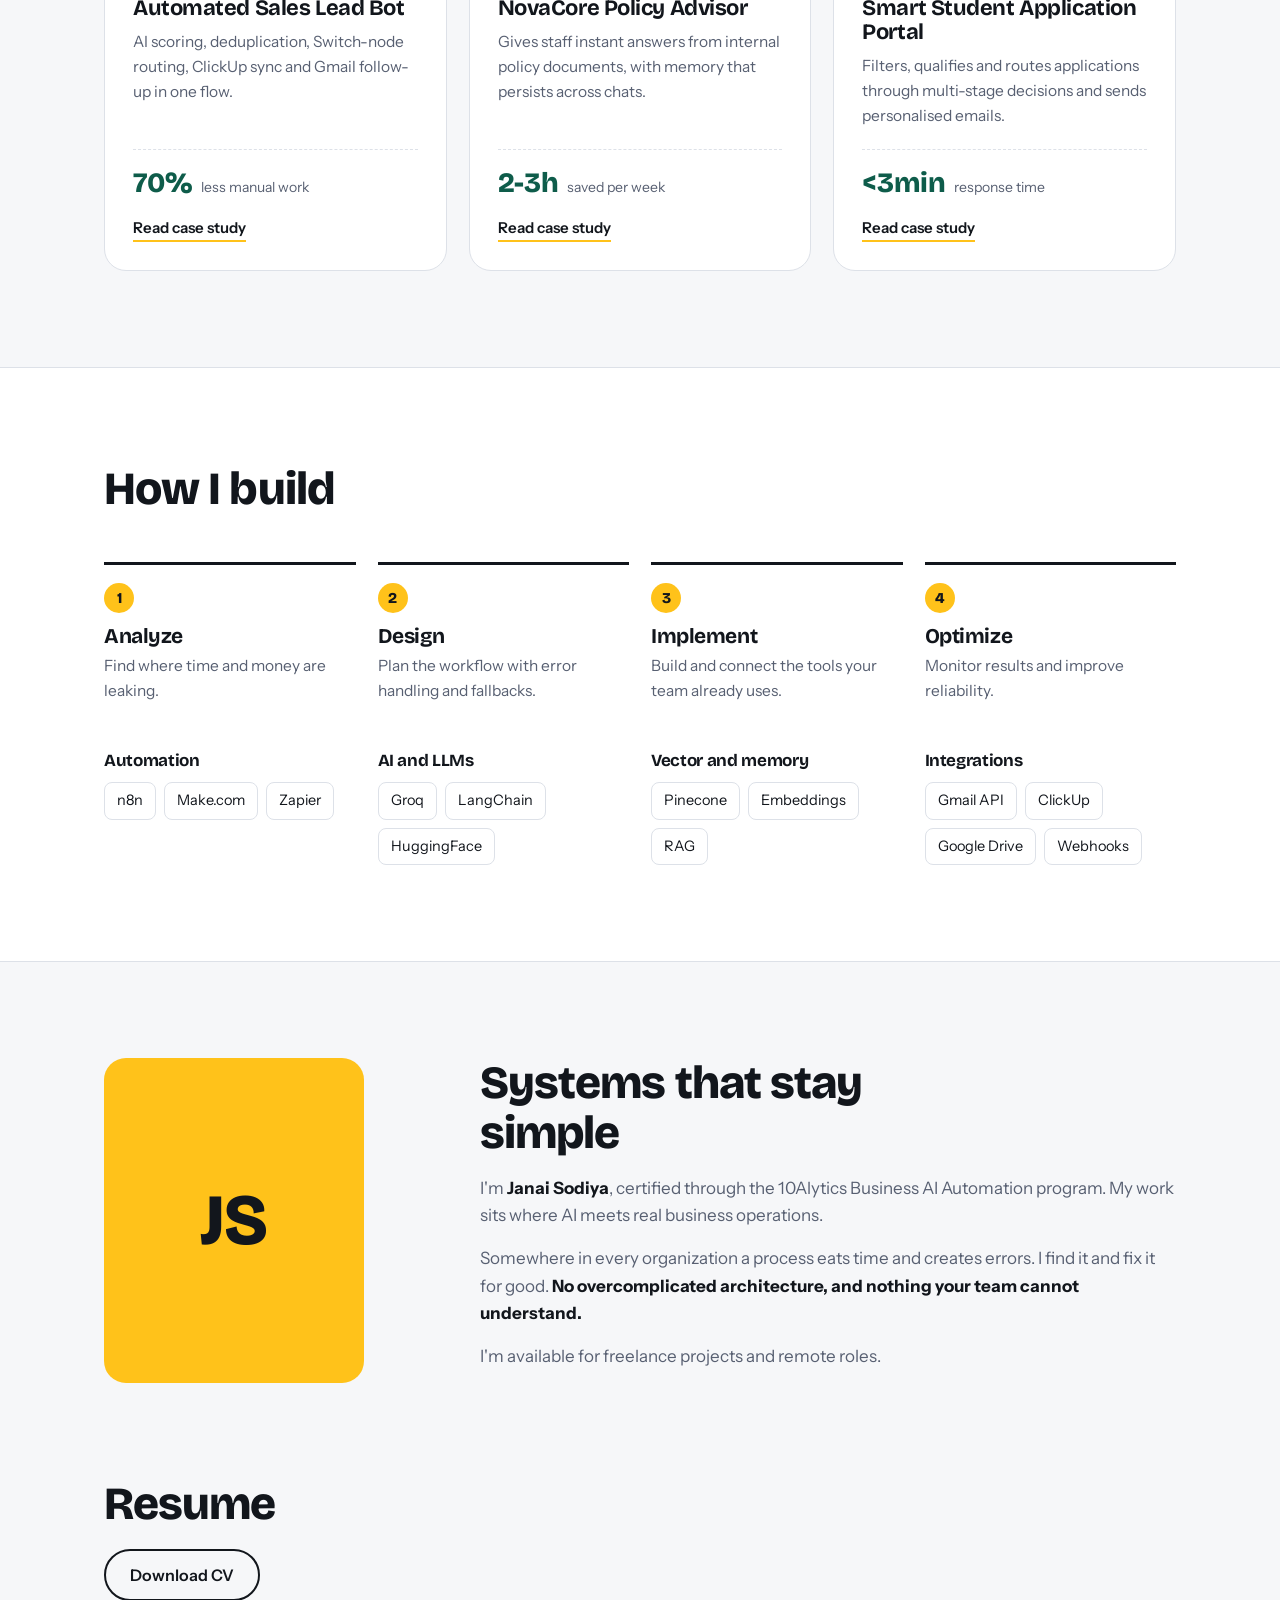
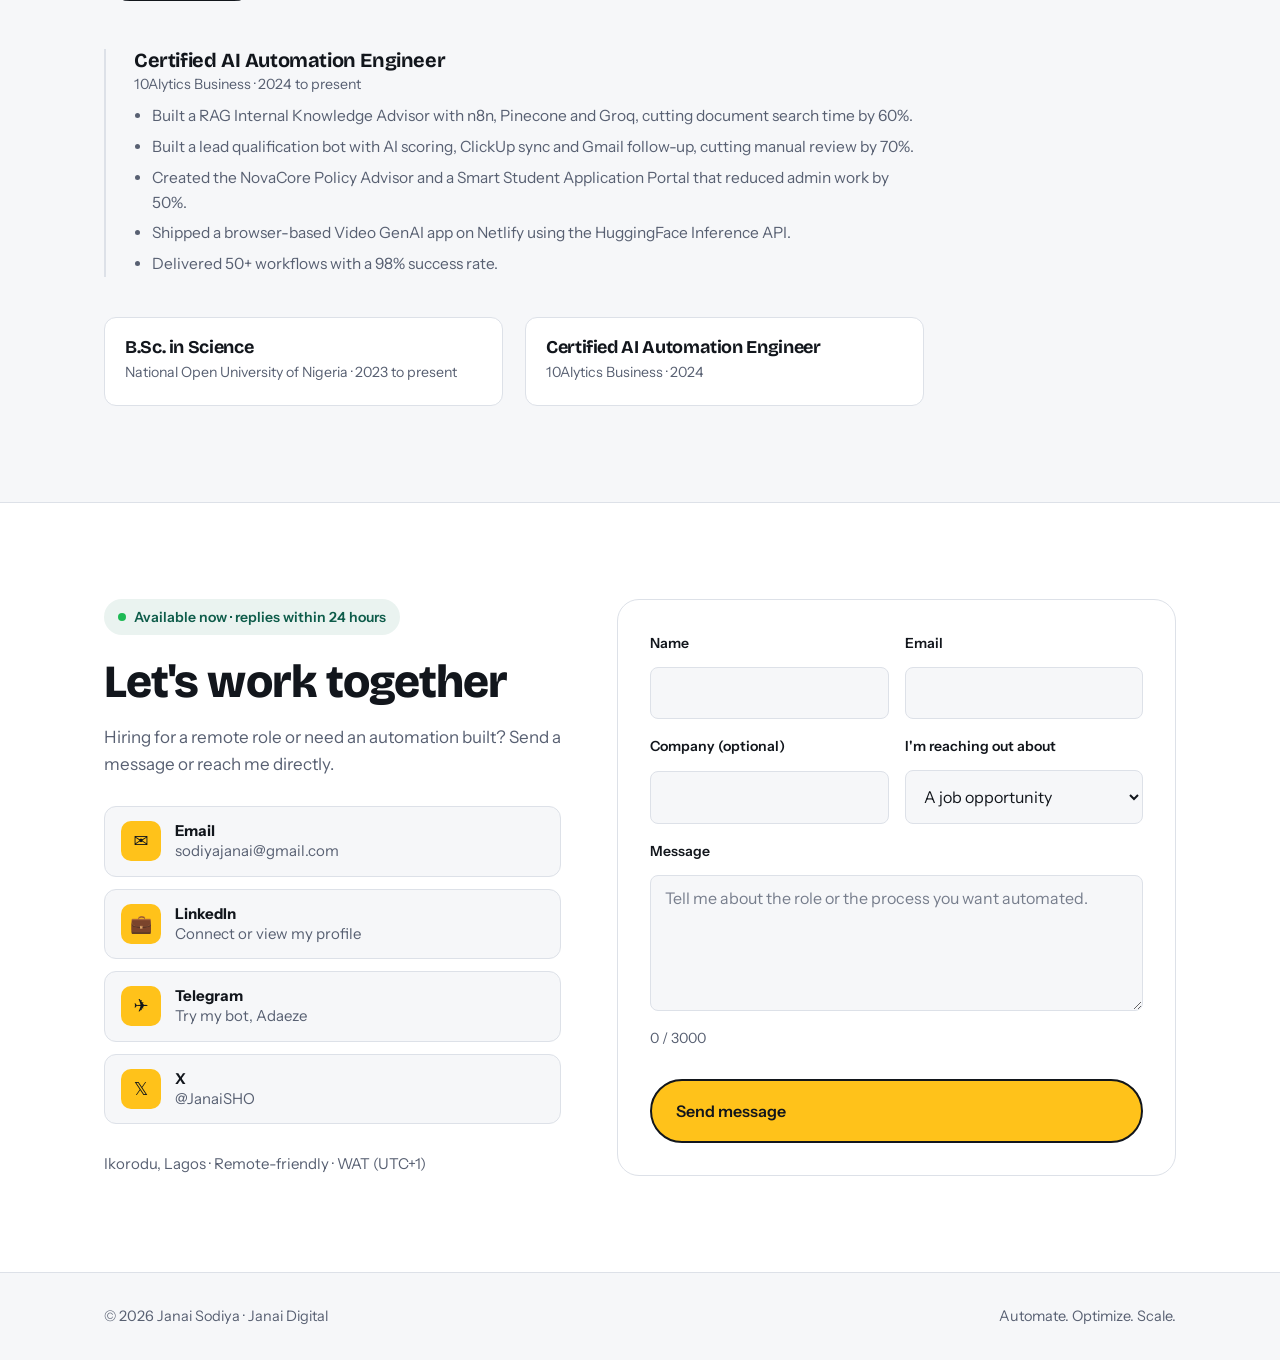
<file: index (1).html>
<!DOCTYPE html>
<html lang="en">
<head>
<meta charset="utf-8">
<meta name="viewport" content="width=device-width, initial-scale=1">
<title>Janai Sodiya | AI Automation Engineer</title>
<meta name="description" content="Certified AI Automation Engineer in Lagos. I build n8n, RAG and chatbot systems that run without supervision.">
<meta property="og:title" content="Janai Sodiya | AI Automation Engineer">
<meta property="og:description" content="Automate. Optimize. Scale. n8n, Groq, RAG and Telegram bots built for real businesses.">
<link rel="icon" href="data:image/svg+xml,<svg xmlns='http://www.w3.org/2000/svg' viewBox='0 0 100 100'><rect width='100' height='100' rx='22' fill='%23FFC21A'/><text x='50' y='68' font-size='58' font-family='Arial' font-weight='700' text-anchor='middle' fill='%2312161C'>J</text></svg>">
<link rel="preconnect" href="https://fonts.googleapis.com">
<link rel="preconnect" href="https://fonts.gstatic.com" crossorigin>
<link href="https://fonts.googleapis.com/css2?family=Bricolage+Grotesque:opsz,wght@12..96,500;12..96,700;12..96,800&family=Instrument+Sans:wght@400;500;600&display=swap" rel="stylesheet">
<link rel="stylesheet" href="style.css">
<script src="theme.js"></script>
<meta name="theme-color" content="#FFC21A">
<script type="application/ld+json">{"@context":"https://schema.org","@type":"Person","name":"Janai Sodiya","jobTitle":"AI Automation Engineer","url":"https://ai-automation-portfolio-nc9j.vercel.app/","address":{"@type":"PostalAddress","addressLocality":"Lagos","addressCountry":"NG"},"sameAs":["https://www.linkedin.com/in/janai-sodiya-5644383a7","https://x.com/JanaiSHO"]}</script>
</head>
<body>
<div class="progress" id="bar"></div>

<header>
  <nav class="wrap" aria-label="Main">
    <a class="logo" href="#top"><i>J</i>Janai Digital</a>
    <button class="menu" id="menu" aria-expanded="false" aria-controls="links">Menu</button>
    <ul class="links" id="links">
      <li><a href="#adaeze">Adaeze bot</a></li>
      <li><a href="#work">Projects</a></li>
      <li><a href="#about">About</a></li>
      <li><a href="#resume">Resume</a></li>
      <li><button class="theme" id="theme" type="button" aria-label="Switch between light and dark theme">◐</button></li>
      <li><a class="btn btn-primary" style="padding:9px 18px" href="#contact">Hire me</a></li>
    </ul>
  </nav>
</header>

<main id="top">
<!-- HERO -->
<section class="hero">
  <div class="wrap hero-grid">
    <div>
      <div class="badge">Open to freelance and remote roles</div>
      <h1>I build automations that run while you sleep.<span>Automate. Optimize. Scale.</span></h1>
      <p class="lead">I'm Janai Sodiya, a Certified AI Automation Engineer based in Lagos. I turn slow, manual business processes into AI workflows your team can understand and maintain.</p>
      <div class="cta">
        <a class="btn btn-tg" href="https://t.me/HttsConnectLagosBot" target="_blank" rel="noopener">Chat with Adaeze on Telegram</a>
        <a class="btn btn-ghost" href="#work">See my projects</a>
      </div>
      <div class="facts">
        <div><b>50+</b><small>workflows delivered</small></div>
        <div><b>10K+</b><small>hours of manual work removed</small></div>
        <div><b>98%</b><small>success rate</small></div>
      </div>
    </div>
    <div>
      <div class="phone" aria-label="Sample conversation with Adaeze, my Telegram chatbot">
        <div class="screen">
          <div class="tg-top"><div class="av">A</div><div><b>Adaeze</b><small>bot · online</small></div></div>
          <div class="chat" id="chat">
            <div class="msg me">Hi Adaeze, what can you help me with?</div>
            <div class="msg bot">How far! Welcome. I'm Adaeze. I answer questions, remember our chat, and I know Lagos well.</div>
            <div class="msg me">Which area is good for a small shop?</div>
            <div class="msg bot">Tell me your budget and what you sell. I'll point you to the right area.</div>
          </div>
          <div class="chips" id="chips"><button type="button">What can you do?</button><button type="button">Do you remember me?</button><button type="button">Tips for Lagos?</button></div>
        </div>
      </div>
      <p class="note">Sample conversation. Try the real bot to see it live.</p>
    </div>
  </div>
</section>

<div class="marquee" aria-hidden="true"><div><span>n8n</span><span>Groq</span><span>LLaMA 3</span><span>Pinecone</span><span>RAG</span><span>Gemini</span><span>HuggingFace</span><span>Telegram Bots</span><span>Google Sheets</span><span>Gmail API</span><span>ClickUp</span><span>Webhooks</span><span>n8n</span><span>Groq</span><span>LLaMA 3</span><span>Pinecone</span><span>RAG</span><span>Gemini</span><span>HuggingFace</span><span>Telegram Bots</span><span>Google Sheets</span><span>Gmail API</span><span>ClickUp</span><span>Webhooks</span></div></div>

<!-- ADAEZE -->
<section class="bot-sec" id="adaeze">
  <div class="wrap">
    <div class="bot-head">
      <div>
        <h2>Meet Adaeze, my live Telegram chatbot</h2>
        <p class="lead">Adaeze remembers the conversation, speaks with a Lagos tone, and logs every chat to Google Sheets. It runs on an n8n workflow I built from scratch.</p>
      </div>
      <div class="scan"><svg class="qr" viewBox="0 0 29 29" role="img" aria-label="QR code that opens Adaeze on Telegram" shape-rendering="crispEdges"><rect width="29" height="29" fill="#fff"/><path d="M0 0h1v1h-1zM1 0h1v1h-1zM2 0h1v1h-1zM3 0h1v1h-1zM4 0h1v1h-1zM5 0h1v1h-1zM6 0h1v1h-1zM9 0h1v1h-1zM11 0h1v1h-1zM13 0h1v1h-1zM16 0h1v1h-1zM18 0h1v1h-1zM19 0h1v1h-1zM22 0h1v1h-1zM23 0h1v1h-1zM24 0h1v1h-1zM25 0h1v1h-1zM26 0h1v1h-1zM27 0h1v1h-1zM28 0h1v1h-1zM0 1h1v1h-1zM6 1h1v1h-1zM8 1h1v1h-1zM10 1h1v1h-1zM11 1h1v1h-1zM14 1h1v1h-1zM15 1h1v1h-1zM16 1h1v1h-1zM19 1h1v1h-1zM20 1h1v1h-1zM22 1h1v1h-1zM28 1h1v1h-1zM0 2h1v1h-1zM2 2h1v1h-1zM3 2h1v1h-1zM4 2h1v1h-1zM6 2h1v1h-1zM9 2h1v1h-1zM10 2h1v1h-1zM11 2h1v1h-1zM12 2h1v1h-1zM13 2h1v1h-1zM14 2h1v1h-1zM16 2h1v1h-1zM22 2h1v1h-1zM24 2h1v1h-1zM25 2h1v1h-1zM26 2h1v1h-1zM28 2h1v1h-1zM0 3h1v1h-1zM2 3h1v1h-1zM3 3h1v1h-1zM4 3h1v1h-1zM6 3h1v1h-1zM9 3h1v1h-1zM11 3h1v1h-1zM13 3h1v1h-1zM14 3h1v1h-1zM15 3h1v1h-1zM18 3h1v1h-1zM19 3h1v1h-1zM22 3h1v1h-1zM24 3h1v1h-1zM25 3h1v1h-1zM26 3h1v1h-1zM28 3h1v1h-1zM0 4h1v1h-1zM2 4h1v1h-1zM3 4h1v1h-1zM4 4h1v1h-1zM6 4h1v1h-1zM8 4h1v1h-1zM10 4h1v1h-1zM11 4h1v1h-1zM14 4h1v1h-1zM19 4h1v1h-1zM22 4h1v1h-1zM24 4h1v1h-1zM25 4h1v1h-1zM26 4h1v1h-1zM28 4h1v1h-1zM0 5h1v1h-1zM6 5h1v1h-1zM9 5h1v1h-1zM12 5h1v1h-1zM13 5h1v1h-1zM17 5h1v1h-1zM18 5h1v1h-1zM19 5h1v1h-1zM22 5h1v1h-1zM28 5h1v1h-1zM0 6h1v1h-1zM1 6h1v1h-1zM2 6h1v1h-1zM3 6h1v1h-1zM4 6h1v1h-1zM5 6h1v1h-1zM6 6h1v1h-1zM8 6h1v1h-1zM10 6h1v1h-1zM12 6h1v1h-1zM14 6h1v1h-1zM16 6h1v1h-1zM18 6h1v1h-1zM20 6h1v1h-1zM22 6h1v1h-1zM23 6h1v1h-1zM24 6h1v1h-1zM25 6h1v1h-1zM26 6h1v1h-1zM27 6h1v1h-1zM28 6h1v1h-1zM9 7h1v1h-1zM11 7h1v1h-1zM12 7h1v1h-1zM13 7h1v1h-1zM14 7h1v1h-1zM16 7h1v1h-1zM17 7h1v1h-1zM20 7h1v1h-1zM0 8h1v1h-1zM2 8h1v1h-1zM4 8h1v1h-1zM6 8h1v1h-1zM9 8h1v1h-1zM10 8h1v1h-1zM11 8h1v1h-1zM12 8h1v1h-1zM14 8h1v1h-1zM15 8h1v1h-1zM19 8h1v1h-1zM20 8h1v1h-1zM24 8h1v1h-1zM27 8h1v1h-1zM0 9h1v1h-1zM1 9h1v1h-1zM2 9h1v1h-1zM3 9h1v1h-1zM8 9h1v1h-1zM12 9h1v1h-1zM14 9h1v1h-1zM15 9h1v1h-1zM20 9h1v1h-1zM21 9h1v1h-1zM22 9h1v1h-1zM23 9h1v1h-1zM25 9h1v1h-1zM28 9h1v1h-1zM1 10h1v1h-1zM2 10h1v1h-1zM3 10h1v1h-1zM4 10h1v1h-1zM6 10h1v1h-1zM13 10h1v1h-1zM20 10h1v1h-1zM21 10h1v1h-1zM23 10h1v1h-1zM24 10h1v1h-1zM26 10h1v1h-1zM27 10h1v1h-1zM28 10h1v1h-1zM4 11h1v1h-1zM5 11h1v1h-1zM8 11h1v1h-1zM9 11h1v1h-1zM15 11h1v1h-1zM17 11h1v1h-1zM20 11h1v1h-1zM22 11h1v1h-1zM27 11h1v1h-1zM1 12h1v1h-1zM6 12h1v1h-1zM7 12h1v1h-1zM9 12h1v1h-1zM11 12h1v1h-1zM12 12h1v1h-1zM16 12h1v1h-1zM17 12h1v1h-1zM19 12h1v1h-1zM20 12h1v1h-1zM21 12h1v1h-1zM22 12h1v1h-1zM25 12h1v1h-1zM27 12h1v1h-1zM28 12h1v1h-1zM0 13h1v1h-1zM2 13h1v1h-1zM3 13h1v1h-1zM8 13h1v1h-1zM9 13h1v1h-1zM10 13h1v1h-1zM11 13h1v1h-1zM12 13h1v1h-1zM13 13h1v1h-1zM15 13h1v1h-1zM16 13h1v1h-1zM17 13h1v1h-1zM20 13h1v1h-1zM21 13h1v1h-1zM25 13h1v1h-1zM28 13h1v1h-1zM2 14h1v1h-1zM4 14h1v1h-1zM6 14h1v1h-1zM8 14h1v1h-1zM10 14h1v1h-1zM12 14h1v1h-1zM14 14h1v1h-1zM15 14h1v1h-1zM16 14h1v1h-1zM18 14h1v1h-1zM23 14h1v1h-1zM24 14h1v1h-1zM25 14h1v1h-1zM27 14h1v1h-1zM28 14h1v1h-1zM0 15h1v1h-1zM2 15h1v1h-1zM3 15h1v1h-1zM4 15h1v1h-1zM10 15h1v1h-1zM13 15h1v1h-1zM14 15h1v1h-1zM16 15h1v1h-1zM17 15h1v1h-1zM18 15h1v1h-1zM20 15h1v1h-1zM21 15h1v1h-1zM24 15h1v1h-1zM25 15h1v1h-1zM27 15h1v1h-1zM0 16h1v1h-1zM3 16h1v1h-1zM4 16h1v1h-1zM6 16h1v1h-1zM9 16h1v1h-1zM10 16h1v1h-1zM11 16h1v1h-1zM12 16h1v1h-1zM14 16h1v1h-1zM15 16h1v1h-1zM16 16h1v1h-1zM17 16h1v1h-1zM19 16h1v1h-1zM20 16h1v1h-1zM21 16h1v1h-1zM22 16h1v1h-1zM25 16h1v1h-1zM27 16h1v1h-1zM28 16h1v1h-1zM1 17h1v1h-1zM2 17h1v1h-1zM3 17h1v1h-1zM5 17h1v1h-1zM10 17h1v1h-1zM14 17h1v1h-1zM15 17h1v1h-1zM17 17h1v1h-1zM20 17h1v1h-1zM22 17h1v1h-1zM25 17h1v1h-1zM26 17h1v1h-1zM28 17h1v1h-1zM0 18h1v1h-1zM3 18h1v1h-1zM4 18h1v1h-1zM5 18h1v1h-1zM6 18h1v1h-1zM7 18h1v1h-1zM9 18h1v1h-1zM10 18h1v1h-1zM13 18h1v1h-1zM16 18h1v1h-1zM17 18h1v1h-1zM21 18h1v1h-1zM22 18h1v1h-1zM27 18h1v1h-1zM28 18h1v1h-1zM1 19h1v1h-1zM3 19h1v1h-1zM5 19h1v1h-1zM9 19h1v1h-1zM12 19h1v1h-1zM15 19h1v1h-1zM16 19h1v1h-1zM17 19h1v1h-1zM18 19h1v1h-1zM21 19h1v1h-1zM24 19h1v1h-1zM25 19h1v1h-1zM27 19h1v1h-1zM0 20h1v1h-1zM2 20h1v1h-1zM4 20h1v1h-1zM6 20h1v1h-1zM8 20h1v1h-1zM10 20h1v1h-1zM11 20h1v1h-1zM12 20h1v1h-1zM17 20h1v1h-1zM20 20h1v1h-1zM21 20h1v1h-1zM22 20h1v1h-1zM23 20h1v1h-1zM24 20h1v1h-1zM8 21h1v1h-1zM9 21h1v1h-1zM11 21h1v1h-1zM12 21h1v1h-1zM13 21h1v1h-1zM16 21h1v1h-1zM19 21h1v1h-1zM20 21h1v1h-1zM24 21h1v1h-1zM26 21h1v1h-1zM27 21h1v1h-1zM28 21h1v1h-1zM0 22h1v1h-1zM1 22h1v1h-1zM2 22h1v1h-1zM3 22h1v1h-1zM4 22h1v1h-1zM5 22h1v1h-1zM6 22h1v1h-1zM10 22h1v1h-1zM11 22h1v1h-1zM14 22h1v1h-1zM17 22h1v1h-1zM20 22h1v1h-1zM22 22h1v1h-1zM24 22h1v1h-1zM25 22h1v1h-1zM27 22h1v1h-1zM28 22h1v1h-1zM0 23h1v1h-1zM6 23h1v1h-1zM11 23h1v1h-1zM12 23h1v1h-1zM13 23h1v1h-1zM14 23h1v1h-1zM16 23h1v1h-1zM17 23h1v1h-1zM18 23h1v1h-1zM20 23h1v1h-1zM24 23h1v1h-1zM25 23h1v1h-1zM27 23h1v1h-1zM0 24h1v1h-1zM2 24h1v1h-1zM3 24h1v1h-1zM4 24h1v1h-1zM6 24h1v1h-1zM8 24h1v1h-1zM11 24h1v1h-1zM14 24h1v1h-1zM15 24h1v1h-1zM16 24h1v1h-1zM17 24h1v1h-1zM20 24h1v1h-1zM21 24h1v1h-1zM22 24h1v1h-1zM23 24h1v1h-1zM24 24h1v1h-1zM28 24h1v1h-1zM0 25h1v1h-1zM2 25h1v1h-1zM3 25h1v1h-1zM4 25h1v1h-1zM6 25h1v1h-1zM9 25h1v1h-1zM10 25h1v1h-1zM11 25h1v1h-1zM13 25h1v1h-1zM14 25h1v1h-1zM16 25h1v1h-1zM17 25h1v1h-1zM18 25h1v1h-1zM20 25h1v1h-1zM23 25h1v1h-1zM24 25h1v1h-1zM26 25h1v1h-1zM27 25h1v1h-1zM28 25h1v1h-1zM0 26h1v1h-1zM2 26h1v1h-1zM3 26h1v1h-1zM4 26h1v1h-1zM6 26h1v1h-1zM8 26h1v1h-1zM9 26h1v1h-1zM12 26h1v1h-1zM13 26h1v1h-1zM14 26h1v1h-1zM16 26h1v1h-1zM17 26h1v1h-1zM18 26h1v1h-1zM20 26h1v1h-1zM21 26h1v1h-1zM24 26h1v1h-1zM25 26h1v1h-1zM28 26h1v1h-1zM0 27h1v1h-1zM6 27h1v1h-1zM9 27h1v1h-1zM11 27h1v1h-1zM12 27h1v1h-1zM14 27h1v1h-1zM17 27h1v1h-1zM18 27h1v1h-1zM20 27h1v1h-1zM23 27h1v1h-1zM27 27h1v1h-1zM0 28h1v1h-1zM1 28h1v1h-1zM2 28h1v1h-1zM3 28h1v1h-1zM4 28h1v1h-1zM5 28h1v1h-1zM6 28h1v1h-1zM8 28h1v1h-1zM9 28h1v1h-1zM12 28h1v1h-1zM13 28h1v1h-1zM16 28h1v1h-1zM19 28h1v1h-1zM20 28h1v1h-1zM22 28h1v1h-1zM23 28h1v1h-1zM24 28h1v1h-1zM25 28h1v1h-1zM27 28h1v1h-1zM28 28h1v1h-1z" fill="#12161C"/></svg><div><b>Scan to chat</b><p>Or open it on this device.</p><a class="btn btn-tg" href="https://t.me/HttsConnectLagosBot" target="_blank" rel="noopener">Open @HttsConnectLagosBot</a></div></div>
    </div>

    <div class="flow" role="list" aria-label="Adaeze n8n workflow">
      <div class="node" role="listitem"><div class="ic">💬</div><b>Telegram Trigger</b><p>Receives every message sent to the bot.</p></div>
      <div class="arrow" aria-hidden="true">→</div>
      <div class="node" role="listitem"><div class="ic">🧠</div><b>Conversation memory</b><p>Pulls recent messages so replies stay in context.</p></div>
      <div class="arrow" aria-hidden="true">→</div>
      <div class="node hot" role="listitem"><div class="ic">⚡</div><b>Groq · LLaMA 3</b><p>Writes the answer in Adaeze's Lagos voice.</p></div>
      <div class="arrow" aria-hidden="true">→</div>
      <div class="node" role="listitem"><div class="ic">📊</div><b>Google Sheets</b><p>Saves the chat and captured details.</p></div>
      <div class="arrow" aria-hidden="true">→</div>
      <div class="node" role="listitem"><div class="ic">✈️</div><b>Telegram reply</b><p>Sends the answer back in seconds.</p></div>
    </div>

    <div class="stack"><span class="pill">n8n</span><span class="pill">Groq</span><span class="pill">LLaMA 3</span><span class="pill">Google Sheets</span><span class="pill">Telegram Bot API</span></div>
    <p style="margin-top:28px"><a class="btn btn-primary" href="case-study.html#adaeze">Read the Adaeze case study</a></p>

    <div class="feat">
      <div><b>Conversation memory</b><p>Follow-up questions work because Adaeze keeps context.</p></div>
      <div><b>Lead capture</b><p>Contact details collected during chat go straight into Sheets.</p></div>
      <div><b>Authentic tone</b><p>Replies sound like a Lagos local, not a generic assistant.</p></div>
    </div>
  </div>
</section>

<!-- PROJECTS -->
<section id="work">
  <div class="wrap">
    <h2>Workflows I've shipped</h2>
    <p class="lead">Each system solves one specific business problem and runs without anyone watching it.</p>
    <div class="grid">
      <article class="proj"><div class="cover c1" aria-hidden="true"><span>Form</span><i>→</i><span>Groq agent</span><i>→</i><span>Gmail</span></div><div class="tag"><span>n8n</span><span>Groq</span><span>Gmail</span></div><h3>Business Onboarding Automation</h3><p>Captures form submissions, runs them through a Groq email agent, then sends confirmations and notifications through Gmail.</p><div class="metric"><b>0</b><small>manual steps</small></div><a class="more" href="case-study.html#onboarding">Read case study</a></article>
      <article class="proj"><div class="cover c2" aria-hidden="true"><span>Drive</span><i>→</i><span>Gemini</span><i>→</i><span>Pinecone</span></div><div class="tag"><span>n8n</span><span>Drive</span><span>Pinecone</span><span>Gemini</span></div><h3>Document Reader and Knowledge Pipeline</h3><p>Finds files in Google Drive, creates embeddings with Gemini, and stores vectors in Pinecone for instant retrieval.</p><div class="metric"><b>60%</b><small>time saved</small></div><a class="more" href="case-study.html#knowledge-pipeline">Read case study</a></article>
      <article class="proj"><div class="cover c3" aria-hidden="true"><span>Question</span><i>→</i><span>Pinecone</span><i>→</i><span>Groq</span></div><div class="tag"><span>n8n</span><span>Groq</span><span>Pinecone</span><span>HuggingFace</span></div><h3>RAG Chat System</h3><p>An AI agent that answers only from your documents, with source attribution and audit logging.</p><div class="metric"><b>95%+</b><small>accuracy</small></div><a class="more" href="case-study.html#rag-chat">Read case study</a></article>
      <article class="proj"><div class="cover c4" aria-hidden="true"><span>Lead</span><i>→</i><span>AI score</span><i>→</i><span>ClickUp</span></div><div class="tag"><span>n8n</span><span>ClickUp</span><span>Gmail</span><span>Groq</span></div><h3>Automated Sales Lead Bot</h3><p>AI scoring, deduplication, Switch-node routing, ClickUp sync and Gmail follow-up in one flow.</p><div class="metric"><b>70%</b><small>less manual work</small></div><a class="more" href="case-study.html#sales-lead-bot">Read case study</a></article>
      <article class="proj"><div class="cover c5" aria-hidden="true"><span>Question</span><i>→</i><span>Policy docs</span><i>→</i><span>Groq</span></div><div class="tag"><span>n8n</span><span>Groq</span><span>Google Docs</span></div><h3>NovaCore Policy Advisor</h3><p>Gives staff instant answers from internal policy documents, with memory that persists across chats.</p><div class="metric"><b>2-3h</b><small>saved per week</small></div><a class="more" href="case-study.html#novacore">Read case study</a></article>
      <article class="proj"><div class="cover c6" aria-hidden="true"><span>Application</span><i>→</i><span>Rules</span><i>→</i><span>Email</span></div><div class="tag"><span>n8n</span><span>Gmail</span><span>ClickUp</span></div><h3>Smart Student Application Portal</h3><p>Filters, qualifies and routes applications through multi-stage decisions and sends personalised emails.</p><div class="metric"><b>&lt;3min</b><small>response time</small></div><a class="more" href="case-study.html#student-portal">Read case study</a></article>
    </div>
  </div>
</section>

<!-- PROCESS + STACK -->
<section style="background:var(--card);border-block:1px solid var(--line)">
  <div class="wrap">
    <h2>How I build</h2>
    <div class="steps">
      <div class="step"><h3>Analyze</h3><p>Find where time and money are leaking.</p></div>
      <div class="step"><h3>Design</h3><p>Plan the workflow with error handling and fallbacks.</p></div>
      <div class="step"><h3>Implement</h3><p>Build and connect the tools your team already uses.</p></div>
      <div class="step"><h3>Optimize</h3><p>Monitor results and improve reliability.</p></div>
    </div>
    <div class="skills">
      <div class="skill"><h3>Automation</h3><ul><li>n8n</li><li>Make.com</li><li>Zapier</li></ul></div>
      <div class="skill"><h3>AI and LLMs</h3><ul><li>Groq</li><li>LangChain</li><li>HuggingFace</li></ul></div>
      <div class="skill"><h3>Vector and memory</h3><ul><li>Pinecone</li><li>Embeddings</li><li>RAG</li></ul></div>
      <div class="skill"><h3>Integrations</h3><ul><li>Gmail API</li><li>ClickUp</li><li>Google Drive</li><li>Webhooks</li></ul></div>
    </div>
  </div>
</section>

<!-- ABOUT -->
<section id="about">
  <div class="wrap about">
    <img src="https://d2xsxph8kpxj0f.cloudfront.net/310519663491590945/HbQUKUvffverKHTV6JQUpt/janai-headshot-original_ac848b3c.png" alt="Portrait of Janai Sodiya" width="320" height="400" loading="lazy" onerror="this.replaceWith(Object.assign(document.createElement('div'),{className:'ph',textContent:'JS',role:'img',ariaLabel:'Janai Sodiya'}))">
    <div>
      <h2>Systems that stay simple</h2>
      <p>I'm <strong>Janai Sodiya</strong>, certified through the 10Alytics Business AI Automation program. My work sits where AI meets real business operations.</p>
      <p>Somewhere in every organization a process eats time and creates errors. I find it and fix it for good. <strong>No overcomplicated architecture, and nothing your team cannot understand.</strong></p>
      <p>I'm available for freelance projects and remote roles.</p>
    </div>
  </div>
</section>

<!-- RESUME -->
<section id="resume" style="padding-top:0">
  <div class="wrap">
    <h2>Resume</h2>
    <div class="cta" style="margin-top:20px"><a class="btn btn-ghost" href="/Janai-Sodiya-CV.pdf" download>Download CV</a></div>
    <div class="tl">
      <div>
        <h3>Certified AI Automation Engineer</h3>
        <small>10Alytics Business · 2024 to present</small>
        <ul>
          <li>Built a RAG Internal Knowledge Advisor with n8n, Pinecone and Groq, cutting document search time by 60%.</li>
          <li>Built a lead qualification bot with AI scoring, ClickUp sync and Gmail follow-up, cutting manual review by 70%.</li>
          <li>Created the NovaCore Policy Advisor and a Smart Student Application Portal that reduced admin work by 50%.</li>
          <li>Shipped a browser-based Video GenAI app on Netlify using the HuggingFace Inference API.</li>
          <li>Delivered 50+ workflows with a 98% success rate.</li>
        </ul>
      </div>
    </div>
    <div class="edu">
      <div><h3 style="font-size:18px">B.Sc. in Science</h3><small>National Open University of Nigeria · 2023 to present</small></div>
      <div><h3 style="font-size:18px">Certified AI Automation Engineer</h3><small>10Alytics Business · 2024</small></div>
    </div>
  </div>
</section>

<!-- CONTACT -->
<section id="contact" style="background:var(--card);border-top:1px solid var(--line)">
  <div class="wrap contact">
    <div>
      <div class="badge">Available now · replies within 24 hours</div>
      <h2>Let's work together</h2>
      <p class="lead">Hiring for a remote role or need an automation built? Send a message or reach me directly.</p>
      <div class="reach">
        <a href="mailto:sodiyajanai@gmail.com"><i>✉️</i><span><b>Email</b>sodiyajanai@gmail.com</span></a>
        <a id="wa" href="#" target="_blank" rel="noopener"><i>💬</i><span><b>WhatsApp</b>Message me directly</span></a>
        <a href="https://www.linkedin.com/in/janai-sodiya-5644383a7" target="_blank" rel="noopener"><i>💼</i><span><b>LinkedIn</b>Connect or view my profile</span></a>
        <a href="https://t.me/HttsConnectLagosBot" target="_blank" rel="noopener"><i>✈️</i><span><b>Telegram</b>Try my bot, Adaeze</span></a>
        <a href="https://x.com/JanaiSHO" target="_blank" rel="noopener"><i>𝕏</i><span><b>X</b>@JanaiSHO</span></a>
      </div>
      <p class="lead" style="font-size:15px">Ikorodu, Lagos · Remote-friendly · WAT (UTC+1)</p>
    </div>
    <form id="form" novalidate>
      <input type="text" name="website" tabindex="-1" autocomplete="off" style="display:none" aria-hidden="true">
      <div class="two">
        <label>Name<input name="name" required minlength="2" maxlength="80" autocomplete="name"></label>
        <label>Email<input type="email" name="email" required autocomplete="email"></label>
      </div>
      <div class="two">
        <label>Company (optional)<input name="company" maxlength="100" autocomplete="organization"></label>
        <label>I'm reaching out about
          <select name="reason"><option>A job opportunity</option><option>A freelance project</option><option>A collaboration</option><option>Something else</option></select>
        </label>
      </div>
      <label>Message<textarea name="message" id="msgbox" required minlength="10" maxlength="3000" placeholder="Tell me about the role or the process you want automated."></textarea></label>
      <small id="cnt" style="color:var(--muted)">0 / 3000</small>
      <button class="btn btn-primary" type="submit" id="send">Send message</button>
      <p class="ok" id="ok" role="status" aria-live="polite"></p>
    </form>
  </div>
</section>
</main>

<footer>
  <div class="wrap"><span>© <span id="yr">2026</span> Janai Sodiya · Janai Digital</span><span>Automate. Optimize. Scale.</span></div>
</footer>

<script>
// mobile menu
const menu=document.getElementById('menu'),links=document.getElementById('links');
menu.addEventListener('click',()=>{const o=links.classList.toggle('open');menu.setAttribute('aria-expanded',o)});
links.addEventListener('click',e=>{if(e.target.tagName==='A'){links.classList.remove('open');menu.setAttribute('aria-expanded',false)}});

// chat plays once on load
document.querySelectorAll('#chat .msg').forEach((m,i)=>setTimeout(()=>m.classList.add('show'),500+i*1100));

// ---- contact (posts to /api/contact, see api/contact.js)
const WHATSAPP='234XXXXXXXXXX'; // your number with country code, no + or spaces
const wa=document.getElementById('wa');
if(WHATSAPP.includes('X'))wa.remove();else wa.href='https://wa.me/'+WHATSAPP+'?text='+encodeURIComponent('Hi Janai, I found your portfolio.');
const form=document.getElementById('form'),ok=document.getElementById('ok'),box=document.getElementById('msgbox'),send=document.getElementById('send'),t0=Date.now();
box.addEventListener('input',()=>document.getElementById('cnt').textContent=box.value.length+' / 3000');
const say=(t,bad)=>{ok.textContent=t;ok.style.color=bad?'#D93025':'var(--green)';ok.style.display='block'};
form.addEventListener('submit',async e=>{
  e.preventDefault();
  if(!form.reportValidity())return;
  const d=Object.fromEntries(new FormData(form));d.t=Date.now()-t0;
  send.disabled=true;send.textContent='Sending...';
  try{
    const r=await fetch('/api/contact',{method:'POST',headers:{'Content-Type':'application/json'},body:JSON.stringify(d)});
    const j=await r.json().catch(()=>({}));
    if(!r.ok)throw new Error(j.error||'Could not send');
    form.reset();document.getElementById('cnt').textContent='0 / 3000';
    say("Message sent. Thank you! I'll reply within 24 hours.");
  }catch(err){say((err.message||'Could not send')+' You can also email sodiyajanai@gmail.com directly.',true)}
  send.disabled=false;send.textContent='Send message';
});
// ---- chat demo
const chat=document.getElementById('chat'),chips=document.getElementById('chips');
const R={'What can you do?':'I answer questions, remember what we talked about, and log chats to Google Sheets. Ask me anything!','Do you remember me?':'Of course. I keep recent messages so I never ask you twice.','Tips for Lagos?':'Leave early for Third Mainland. Tell me your side of town and I will plan around the traffic.'};
const add=(t,c)=>{const m=document.createElement('div');m.className='msg '+c+' show';m.textContent=t;chat.appendChild(m);return m};
setTimeout(()=>chips.classList.add('on'),500+4*1100);
chips.querySelectorAll('button').forEach(b=>b.addEventListener('click',()=>{
  add(b.textContent,'me');const ty=add('','bot typing');ty.innerHTML='<span></span><span></span><span></span>';
  setTimeout(()=>{ty.classList.remove('typing');ty.textContent=R[b.textContent]},900);
}));
// ---- scroll progress, active nav, reveal, counters
const bar=document.getElementById('bar');
addEventListener('scroll',()=>{const h=document.documentElement;bar.style.width=(h.scrollTop/(h.scrollHeight-h.clientHeight)*100)+'%'},{passive:true});
const navA=[...document.querySelectorAll('.links a[href^="#"]')];
const so=new IntersectionObserver(es=>es.forEach(e=>{if(e.isIntersecting)navA.forEach(a=>a.classList.toggle('active',a.getAttribute('href')==='#'+e.target.id))}),{rootMargin:'-45% 0px -50% 0px'});
document.querySelectorAll('main section[id]').forEach(s=>so.observe(s));
const io=new IntersectionObserver(es=>es.forEach(e=>{if(e.isIntersecting){e.target.classList.add('in');io.unobserve(e.target);setTimeout(()=>{e.target.classList.remove('rv','in');e.target.style.transitionDelay=''},1000)}}),{threshold:.12});
document.querySelectorAll('h2,.proj,.step,.skill,.feat div,.scan,.tl>div,.edu div,.reach a,form').forEach((el,i)=>{el.classList.add('rv');el.style.transitionDelay=(i%3)*90+'ms';io.observe(el)});
if(!matchMedia('(prefers-reduced-motion: reduce)').matches)document.querySelectorAll('.facts b').forEach(b=>{
  const m=b.textContent.match(/^(\d+)(.*)$/);if(!m)return;let st;
  const run=t=>{st=st||t;const p=Math.min((t-st)/1200,1);b.textContent=Math.round(+m[1]*(1-Math.pow(1-p,3)))+m[2];if(p<1)requestAnimationFrame(run)};requestAnimationFrame(run);
});
document.getElementById('yr').textContent=new Date().getFullYear();
</script>
</body>
</html>
</file>
<file: style.css>
:root{
  --paper:#F6F7F9; --card:#fff; --ink:#12161C; --muted:#586072; --line:#DDE1E8;
  --yellow:#FFC21A; --green:#0E5C4A; --soft:#EAF3F0; --night:#12161C;
  --r-lg:22px; --r-md:12px; --r-sm:8px;
  --display:'Bricolage Grotesque','Segoe UI',system-ui,sans-serif;
  --body:'Instrument Sans','Segoe UI',system-ui,sans-serif;
}
*{box-sizing:border-box;margin:0;padding:0}
html{scroll-behavior:smooth;scroll-padding-top:80px}
body{font-family:var(--body);background:var(--paper);color:var(--ink);line-height:1.6;font-size:17px;-webkit-font-smoothing:antialiased}
a{color:inherit}
img{max-width:100%;display:block}
:focus-visible{outline:3px solid var(--green);outline-offset:3px;border-radius:4px}
.wrap{max-width:1120px;margin:0 auto;padding:0 24px}
section{padding:96px 0}
h1,h2,h3{font-family:var(--display);line-height:1.1;letter-spacing:-.02em}
h2{font-size:clamp(30px,4.4vw,46px);font-weight:800;max-width:18ch}
.lead{color:var(--muted);max-width:60ch;margin-top:16px}
.btn{display:inline-flex;align-items:center;gap:8px;padding:14px 24px;border-radius:999px;font-weight:600;text-decoration:none;border:2px solid var(--ink);transition:transform .15s,background .15s;cursor:pointer;font:600 16px var(--body)}
.btn:hover{transform:translateY(-2px)}
.btn-primary{background:var(--yellow);border-color:var(--ink);color:var(--ink)}
.btn-ghost{background:transparent}
.btn-tg{background:#229ED9;border-color:#229ED9;color:#fff}

/* nav */
header{position:sticky;top:0;z-index:50;background:rgba(246,247,249,.9);backdrop-filter:blur(10px);border-bottom:1px solid var(--line)}
nav{display:flex;align-items:center;justify-content:space-between;height:68px}
.logo{font-family:var(--display);font-weight:800;font-size:20px;text-decoration:none;display:flex;align-items:center;gap:10px}
.logo i{width:30px;height:30px;border-radius:8px;background:var(--yellow);display:grid;place-items:center;font-style:normal;font-size:16px}
.links{display:flex;gap:28px;align-items:center;list-style:none}
.links a{text-decoration:none;font-weight:500;font-size:15px;color:var(--muted)}
.links a:hover{color:var(--ink)}
.menu{display:none;background:none;border:2px solid var(--ink);border-radius:8px;padding:6px 12px;font:600 14px var(--body);cursor:pointer}

/* hero */
.hero{padding:72px 0 88px}
.hero-grid{display:grid;grid-template-columns:1.1fr .9fr;gap:56px;align-items:center}
.badge{display:inline-flex;align-items:center;gap:8px;background:var(--soft);color:var(--green);padding:7px 14px;border-radius:999px;font-size:14px;font-weight:600;margin-bottom:22px}
.badge:before{content:"";width:8px;height:8px;border-radius:50%;background:#1DB954}
h1{font-size:clamp(40px,6.4vw,76px);font-weight:800}
h1 span{display:block;color:var(--green)}
.hero p.lead{font-size:19px}
.cta{display:flex;flex-wrap:wrap;gap:12px;margin-top:32px}
.facts{display:flex;gap:36px;margin-top:44px;flex-wrap:wrap}
.facts b{display:block;font:800 30px var(--display)}
.facts small{color:var(--muted);font-size:14px}

/* phone */
.phone{background:var(--night);border-radius:36px;padding:12px;max-width:360px;margin-left:auto;box-shadow:0 30px 60px -20px rgba(18,22,28,.45);transform:rotate(2deg)}
.screen{background:#E7EEF3;border-radius:26px;overflow:hidden;min-height:470px;display:flex;flex-direction:column}
.tg-top{background:#fff;padding:14px 16px;display:flex;align-items:center;gap:12px;border-bottom:1px solid var(--line)}
.av{width:38px;height:38px;border-radius:50%;background:var(--yellow);display:grid;place-items:center;font:800 17px var(--display)}
.tg-top b{display:block;font-size:15px;line-height:1.2}.tg-top small{color:var(--muted);font-size:12px}
.chat{padding:16px;display:flex;flex-direction:column;gap:10px;flex:1}
.msg{max-width:84%;padding:9px 13px;border-radius:16px;font-size:14.5px;line-height:1.45;opacity:0;transform:translateY(8px);transition:.35s}
.msg.show{opacity:1;transform:none}
.msg.bot{background:#fff;border-bottom-left-radius:4px;align-self:flex-start}
.msg.me{background:#D4F0C0;border-bottom-right-radius:4px;align-self:flex-end}
.note{font-size:12px;color:var(--muted);text-align:center;margin-top:12px}

/* featured bot */
.bot-sec{background:var(--night);color:#fff}
.bot-sec .lead{color:#B8C0CE}
.bot-head{display:flex;justify-content:space-between;align-items:flex-end;gap:24px;flex-wrap:wrap}
.flow{display:flex;align-items:stretch;gap:0;margin-top:52px;overflow-x:auto;padding-bottom:12px}
.node{flex:1 0 170px;background:#1B212B;border:1px solid #2C3442;border-radius:var(--r-md);padding:18px}
.node b{display:block;font:700 16px var(--display);margin:8px 0 6px}
.node p{font-size:13.5px;color:#AEB7C5;line-height:1.5}
.node .ic{width:34px;height:34px;border-radius:9px;display:grid;place-items:center;font-size:17px;background:#2A3240}
.node.hot{border-color:var(--yellow)}.node.hot .ic{background:var(--yellow)}
.arrow{flex:0 0 32px;display:grid;place-items:center;color:var(--yellow);font-size:20px}
.stack{display:flex;flex-wrap:wrap;gap:10px;margin-top:32px}
.pill{border:1px solid #3A4352;border-radius:999px;padding:6px 14px;font-size:14px;color:#D5DBE6}
.feat{display:grid;grid-template-columns:repeat(3,1fr);gap:20px;margin-top:40px}
.feat div{border-top:2px solid var(--yellow);padding-top:14px}
.feat b{font:700 18px var(--display)}.feat p{color:#AEB7C5;font-size:15px;margin-top:4px}

/* projects */
.grid{display:grid;grid-template-columns:repeat(3,1fr);gap:22px;margin-top:48px}
.proj{background:var(--card);border:1px solid var(--line);border-radius:var(--r-lg);padding:28px;display:flex;flex-direction:column;transition:border-color .2s,transform .2s}
.proj:hover{border-color:var(--ink);transform:translateY(-3px)}
.proj h3{font-size:22px;font-weight:700;margin:14px 0 10px}
.proj p{color:var(--muted);font-size:15.5px;flex:1}
.tag{display:flex;flex-wrap:wrap;gap:6px}
.tag span{font-size:12.5px;background:var(--paper);border:1px solid var(--line);padding:3px 10px;border-radius:999px;color:var(--muted)}
.metric{margin-top:20px;padding-top:16px;border-top:1px dashed var(--line);display:flex;align-items:baseline;gap:8px}
.metric b{font:800 28px var(--display);color:var(--green)}.metric small{color:var(--muted);font-size:14px}

/* process + stack */
.steps{display:grid;grid-template-columns:repeat(4,1fr);gap:22px;margin-top:48px;counter-reset:s}
.step{counter-increment:s;padding-top:18px;border-top:3px solid var(--ink)}
.step:before{content:counter(s);display:inline-grid;place-items:center;width:30px;height:30px;border-radius:50%;background:var(--yellow);font:800 15px var(--display);margin-bottom:12px}
.step h3{font-size:21px;margin-bottom:6px}.step p{color:var(--muted);font-size:15.5px}
.skills{display:grid;grid-template-columns:repeat(4,1fr);gap:22px;margin-top:48px}
.skill h3{font-size:17px;margin-bottom:12px}
.skill ul{list-style:none;display:flex;flex-wrap:wrap;gap:8px}
.skill li{background:var(--card);border:1px solid var(--line);border-radius:var(--r-sm);padding:6px 12px;font-size:14.5px}

/* about + resume */
.about{display:grid;grid-template-columns:320px 1fr;gap:56px;align-items:start}
.about img{border-radius:var(--r-lg);width:100%;aspect-ratio:4/5;object-fit:cover;background:var(--soft)}
.about p{margin-top:16px;color:var(--muted)}
.about p strong{color:var(--ink)}
.tl{margin-top:48px;border-left:2px solid var(--line);padding-left:28px;display:grid;gap:30px;max-width:820px}
.tl h3{font-size:20px}.tl small{color:var(--muted);display:block;margin:2px 0 8px}
.tl ul{padding-left:18px;color:var(--muted);font-size:15.5px;display:grid;gap:6px}
.edu{display:grid;grid-template-columns:1fr 1fr;gap:22px;margin-top:40px;max-width:820px}
.edu div{background:var(--card);border:1px solid var(--line);border-radius:var(--r-md);padding:20px}
.edu small{color:var(--muted)}

/* contact */
.contact{display:grid;grid-template-columns:.9fr 1.1fr;gap:56px}
.clist{list-style:none;margin-top:28px;display:grid;gap:14px}
.clist a{text-decoration:none;font-weight:600;border-bottom:2px solid var(--yellow)}
form{background:var(--card);border:1px solid var(--line);border-radius:var(--r-lg);padding:32px;display:grid;gap:16px}
.two{display:grid;grid-template-columns:1fr 1fr;gap:16px}
label{font-size:14px;font-weight:600;display:grid;gap:6px}
input,select,textarea{font:400 16px var(--body);padding:12px 14px;border:1.5px solid var(--line);border-radius:var(--r-sm);background:var(--paper);width:100%;color:var(--ink)}
textarea{min-height:130px;resize:vertical}
input:focus,select:focus,textarea:focus{outline:none;border-color:var(--green);background:#fff}
.ok{display:none;color:var(--green);font-weight:600}
footer{border-top:1px solid var(--line);padding:32px 0;color:var(--muted);font-size:14.5px}
footer .wrap{display:flex;justify-content:space-between;flex-wrap:wrap;gap:12px}

@media(max-width:900px){
  section{padding:68px 0}
  .hero-grid,.about,.contact{grid-template-columns:1fr}
  .phone{margin:0 auto;transform:none}
  .grid,.feat,.steps{grid-template-columns:1fr}
  .skills{grid-template-columns:1fr 1fr}
  .about img{max-width:260px}
  .flow{flex-direction:column;overflow:visible}
  .arrow{transform:rotate(90deg);flex-basis:28px}
  .menu{display:block}
  .links{display:none;position:absolute;top:68px;left:0;right:0;background:var(--paper);border-bottom:1px solid var(--line);flex-direction:column;padding:20px 24px;gap:18px;align-items:flex-start}
  .links.open{display:flex}
}
@media(max-width:560px){.two,.edu,.skills{grid-template-columns:1fr}form{padding:22px}}
@media(prefers-reduced-motion:reduce){*{transition:none!important;scroll-behavior:auto!important}.msg{opacity:1;transform:none}}

.btn-primary{color:#12161C}
header{background:color-mix(in srgb,var(--paper) 90%,transparent)}
html[data-theme=dark]{--paper:#0F1319;--card:#171C25;--ink:#EEF1F6;--muted:#9AA4B5;--line:#2A3240;--soft:#16302A;--green:#4FD1A5;color-scheme:dark}
html[data-theme=dark] .logo i,html[data-theme=dark] .step:before{color:#12161C}
html[data-theme=dark] .btn-ghost{border-color:var(--muted)}
.theme{background:none;border:2px solid var(--line);color:var(--ink);width:38px;height:38px;border-radius:50%;font-size:17px;cursor:pointer}
.theme:hover{border-color:var(--ink)}
.scan{display:flex;gap:20px;align-items:center;background:#1B212B;border:1px solid #2C3442;border-radius:var(--r-lg);padding:18px}
.scan b{font:700 18px var(--display)}.scan p{color:#AEB7C5;font-size:14px;margin:2px 0 12px}
.qr{width:120px;height:120px;flex:none;padding:8px;background:#fff;border-radius:var(--r-md)}
.ph{width:100%;aspect-ratio:4/5;border-radius:var(--r-lg);background:var(--yellow);color:#12161C;display:grid;place-items:center;font:800 72px var(--display)}
.about .ph{max-width:260px}
.more{margin-top:16px;font-weight:600;font-size:15px;text-decoration:none;border-bottom:2px solid var(--yellow);align-self:flex-start}
.more:hover{border-color:var(--green)}
.case{max-width:760px}.case h1{font-size:clamp(34px,5.5vw,56px)}
.case h2{font-size:24px;margin:44px 0 12px;max-width:none}
.case ul{padding-left:20px;display:grid;gap:8px;color:var(--muted)}
.case .big{display:flex;align-items:baseline;gap:10px;background:var(--soft);border-radius:var(--r-md);padding:20px 24px;margin-top:40px}
.case .big b{font:800 40px var(--display);color:var(--green)}
.back{display:inline-block;margin-bottom:28px;font-weight:600;text-decoration:none;color:var(--muted)}
@media(max-width:560px){.scan{flex-direction:column;align-items:flex-start}}

/* v3 polish */
.progress{position:fixed;top:0;left:0;height:3px;width:0;background:var(--yellow);z-index:100}
.links a.active:not(.btn){color:var(--ink);box-shadow:0 2px 0 var(--yellow)}
.hero{position:relative;overflow:hidden}
.hero:before,.hero:after{content:"";position:absolute;border-radius:50%;filter:blur(70px);opacity:.45;z-index:0;animation:float 14s ease-in-out infinite alternate}
.hero:before{width:420px;height:420px;background:var(--yellow);top:-120px;right:-60px}
.hero:after{width:360px;height:360px;background:#7ED9B8;bottom:-140px;left:-80px;animation-delay:-6s}
.hero .wrap{position:relative;z-index:1}
@keyframes float{to{transform:translate(40px,30px) scale(1.15)}}
html[data-theme=dark] .hero:before,html[data-theme=dark] .hero:after{opacity:.16}
.marquee{overflow:hidden;border-block:1px solid var(--line);background:var(--card);padding:16px 0}
.marquee div{display:flex;gap:44px;width:max-content;animation:mq 30s linear infinite;font:700 20px var(--display);color:var(--muted)}
.marquee:hover div{animation-play-state:paused}
@keyframes mq{to{transform:translateX(-50%)}}
.rv{opacity:0;transform:translateY(26px);transition:opacity .7s ease,transform .7s ease}
.rv.in{opacity:1;transform:none}
.node{animation:lit 7.5s infinite}
.node:nth-child(3){animation-delay:1.5s}.node:nth-child(5){animation-delay:3s}.node:nth-child(7){animation-delay:4.5s}.node:nth-child(9){animation-delay:6s}
@keyframes lit{0%,16%{border-color:var(--yellow);box-shadow:0 0 0 4px rgba(255,194,26,.2)}26%,100%{border-color:#2C3442;box-shadow:none}}
.chips{display:none;flex-wrap:wrap;gap:8px;padding:0 16px 16px}.chips.on{display:flex}
.chips button{border:1.5px solid #229ED9;background:#fff;color:#1b7fb0;border-radius:999px;padding:7px 12px;font:600 13px var(--body);cursor:pointer}
.chips button:hover{background:#229ED9;color:#fff}
.msg.typing{display:flex;gap:4px;padding:13px 14px}
.typing span{width:7px;height:7px;border-radius:50%;background:#9AA4B5;animation:bl 1s infinite}
.typing span:nth-child(2){animation-delay:.15s}.typing span:nth-child(3){animation-delay:.3s}
@keyframes bl{50%{transform:translateY(-4px);opacity:.5}}
.proj{overflow:hidden}
.cover{margin:-28px -28px 22px;height:128px;display:flex;align-items:center;justify-content:center;gap:6px;padding:0 14px;color:#12161C;transition:filter .3s}
.proj:hover .cover{filter:saturate(1.3)}
.cover span{background:#fff;border-radius:10px;padding:8px 11px;font:600 13px var(--body);box-shadow:0 6px 16px -8px rgba(0,0,0,.35);white-space:nowrap}
.cover i{font-style:normal;font-weight:800;opacity:.6}
.c1{background:linear-gradient(135deg,#FFE29A,#FFC21A)}.c2{background:linear-gradient(135deg,#CFE4FF,#8DB8FF)}
.c3{background:linear-gradient(135deg,#CFF5E6,#6FD6AE)}.c4{background:linear-gradient(135deg,#FFD9C7,#FF9E7A)}
.c5{background:linear-gradient(135deg,#E3D9FF,#B7A0FF)}.c6{background:linear-gradient(135deg,#FFF1B8,#9ADFC2)}
.shot{width:100%;border-radius:var(--r-lg);border:1px solid var(--line);margin-top:28px}
.reach{display:grid;gap:12px;margin:28px 0}
.reach a{display:flex;gap:14px;align-items:center;text-decoration:none;border:1.5px solid var(--line);border-radius:var(--r-md);padding:14px 16px;background:var(--paper);transition:border-color .2s,transform .2s}
.reach a:hover{border-color:var(--ink);transform:translateX(4px)}
.reach i{font-style:normal;width:40px;height:40px;border-radius:10px;background:var(--yellow);display:grid;place-items:center;font-size:18px;color:#12161C;flex:none}
.reach span{display:grid;line-height:1.35;color:var(--muted);font-size:15px}.reach b{color:var(--ink)}
.btn:disabled{opacity:.6;cursor:wait}
@media(prefers-reduced-motion:reduce){.rv{opacity:1;transform:none}.node,.marquee div,.hero:before,.hero:after{animation:none}}

/* dark mode fix: phone mockup keeps dark text on its light bubbles */
.phone .screen,.phone .tg-top,.phone .msg{color:#12161C}
.tg-top small{color:#586072}

/* dark mode colour fixes: nav button text, form focus, button border */
.links a.btn{color:#12161C}
.btn-primary{border-color:#12161C}
input:focus,select:focus,textarea:focus{background:var(--card);color:var(--ink)}
input::placeholder,textarea::placeholder{color:var(--muted);opacity:.8}
</file>
